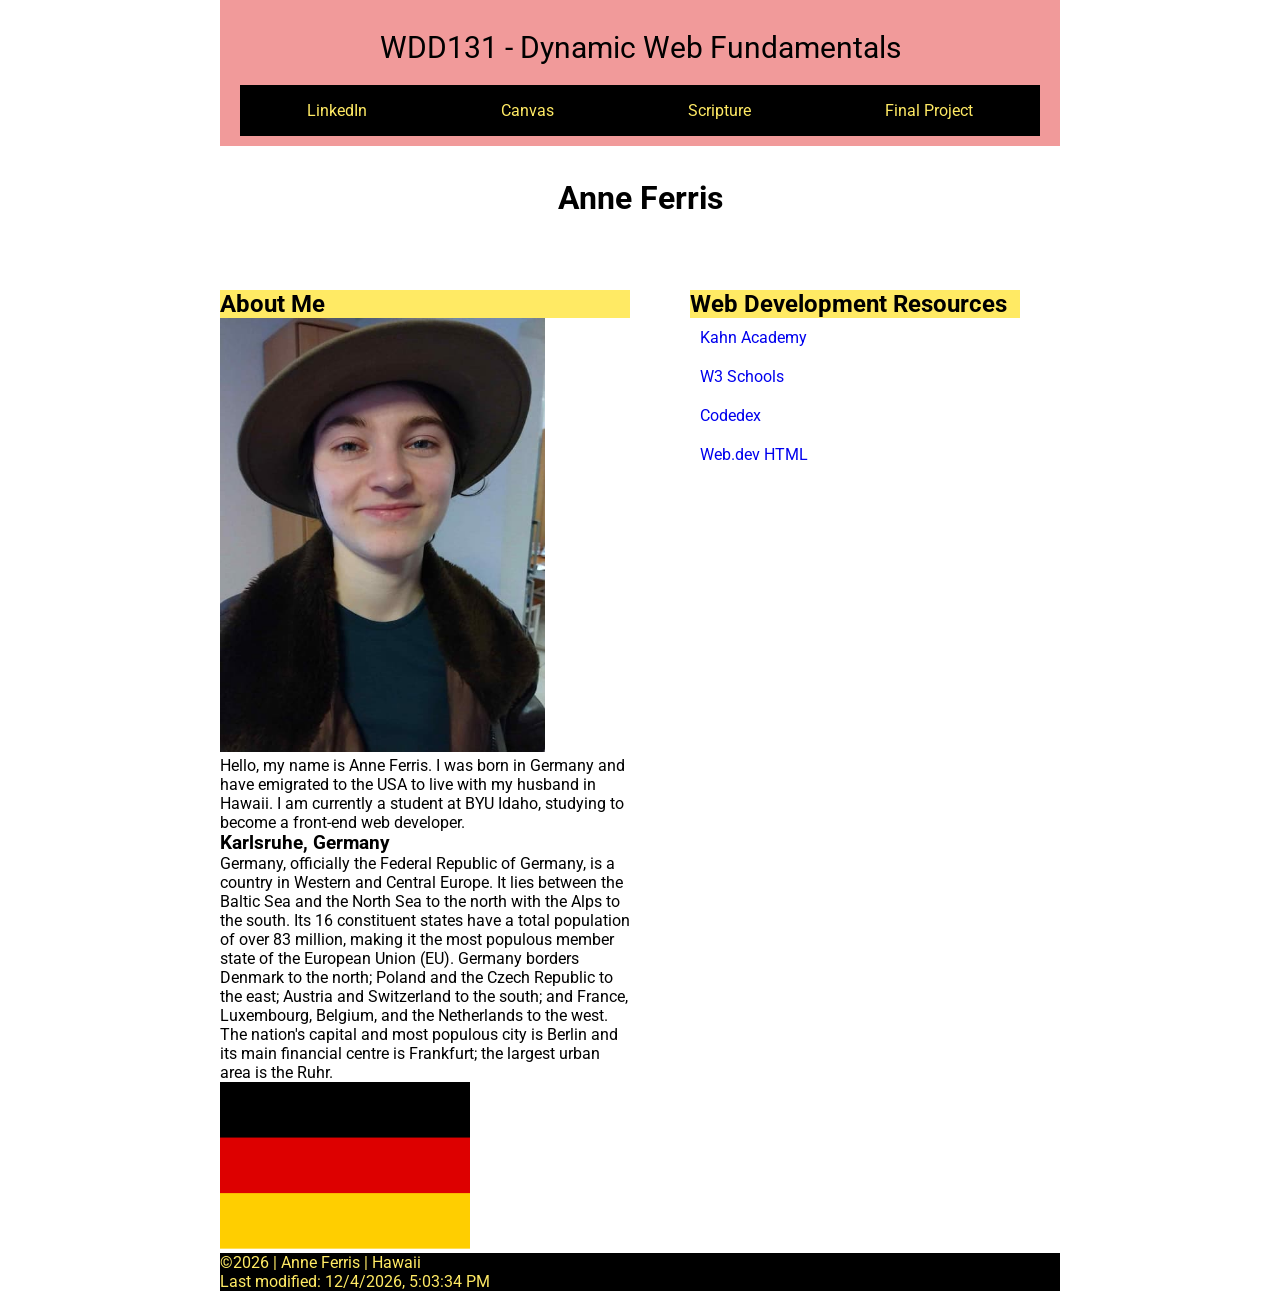
<file: index.html>
<!DOCTYPE html>
<html lang="en">
<head>
    <meta charset="UTF-8">
    <meta name="viewport" content="width=device-width, initial-scale=1.0">
    <title>WDD131 - Dynamic Web Fundamentals - Anne Ferris</title>
    <meta name="description" content="Course landing page for Anne Ferris to demonstrate the learned skills in WDD131 - Dynamic Web Fundamentals">
    <meta name="author" content="Anne Ferris">
    <link rel="stylesheet" href="styles/base.css">
    <script src="scripts/getdates.js" defer></script>
    <link rel="preconnect" href="https://fonts.googleapis.com">
<link rel="preconnect" href="https://fonts.gstatic.com" crossorigin>
<link href="https://fonts.googleapis.com/css2?family=Roboto&display=swap" rel="stylesheet">
<link rel="preconnect" href="https://fonts.googleapis.com">
<link rel="preconnect" href="https://fonts.gstatic.com" crossorigin>
<link href="https://fonts.googleapis.com/css2?family=Roboto:wght@600&display=swap" rel="stylesheet">
<link rel="preconnect" href="https://fonts.googleapis.com">
<link rel="preconnect" href="https://fonts.gstatic.com" crossorigin>
<link href="https://fonts.googleapis.com/css2?family=Roboto:wght@700&display=swap" rel="stylesheet">
</head>
<body>
    <header>
        <span id="course-title">WDD131 - Dynamic Web Fundamentals</span>
            <nav>
                <ul>
                    <li><a href="https://www.linkedin.com/">LinkedIn</a></li>
                    <li><a href="https://byupw.instructure.com/">Canvas</a></li>
                    <li><a href="https://www.churchofjesuschrist.org/study/scriptures/nt/eph/6?lang=eng">Scripture</a></li>
                    <li><a href="project/index.html">Final Project</a></li>
                </ul>
            </nav>
    </header>
    <main>
        <h1>Anne Ferris</h1>
        <div>
            <section class="card">
                <h2>About Me</h2>
                <img src="images/profile.jpg" alt="Picture of Anne Ferris">
                <p>Hello, my name is Anne Ferris. I was born in Germany and have emigrated to the USA to live with my husband in Hawaii. I am currently a student at BYU Idaho, studying to become a front-end web developer.</p>
                <h3>Karlsruhe, Germany</h3>
                <p>Germany, officially the Federal Republic of Germany, is a country in Western and Central Europe. It lies between the Baltic Sea and the North Sea to the north with the Alps to the south. Its 16 constituent states have a total population of over 83 million, making it the most populous member state of the European Union (EU). Germany borders Denmark to the north; Poland and the Czech Republic to the east; Austria and Switzerland to the south; and France, Luxembourg, Belgium, and the Netherlands to the west. The nation's capital and most populous city is Berlin and its main financial centre is Frankfurt; the largest urban area is the Ruhr.</p>
                <img src="images/germanyflag.png" alt="Flag of Germany">
            </section>
            <section class="card webdevresources">
                <h2>Web Development Resources</h2>
                <a href="https://www.khanacademy.org/">Kahn Academy</a>
                <a href="https://www.w3schools.com/">W3 Schools</a>
                <a href="https://www.codedex.io/html">Codedex</a>
                <a href="https://web.dev/learn/html">Web.dev HTML</a>
        </section>
        </div>
    </main>
    <footer>
        <p>©<span id="currentyear"></span> | Anne Ferris | Hawaii</p>
        <p id="lastModified"></p>
    </footer>
</body>
</html>
</file>
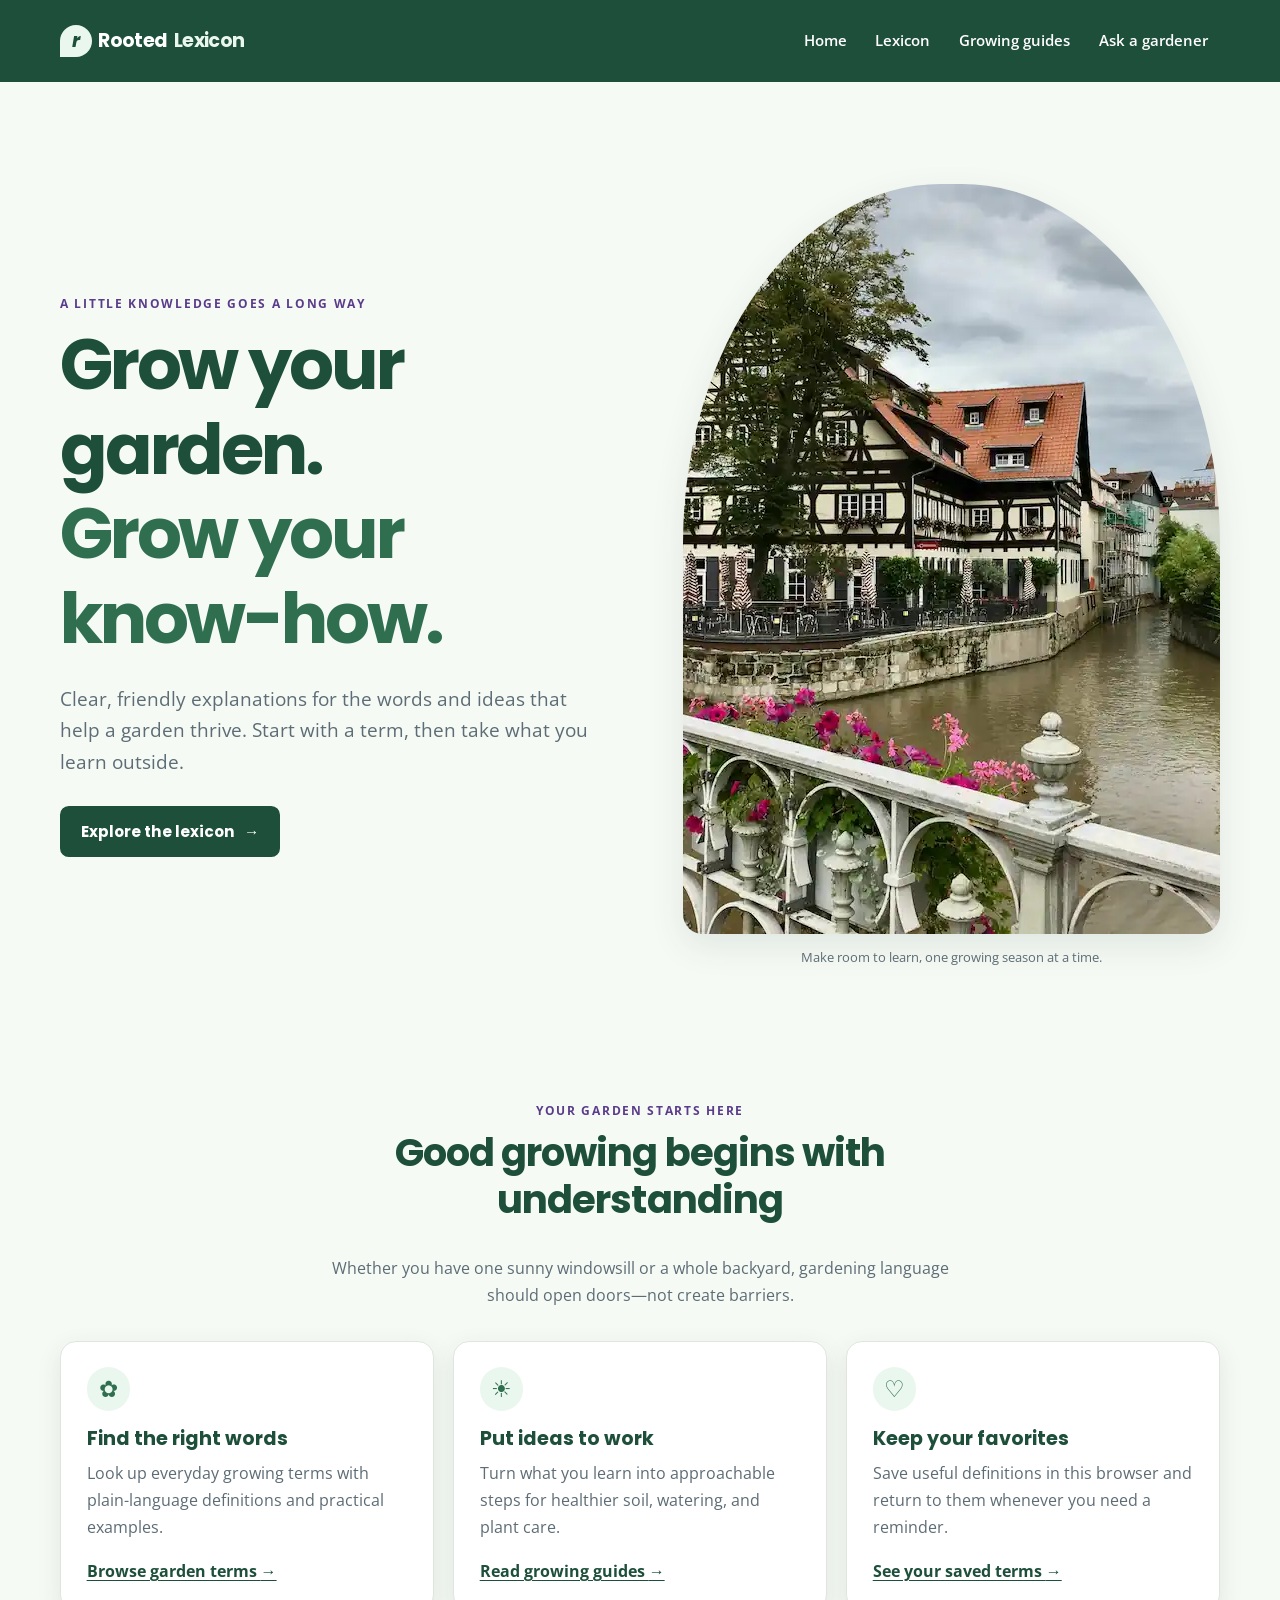
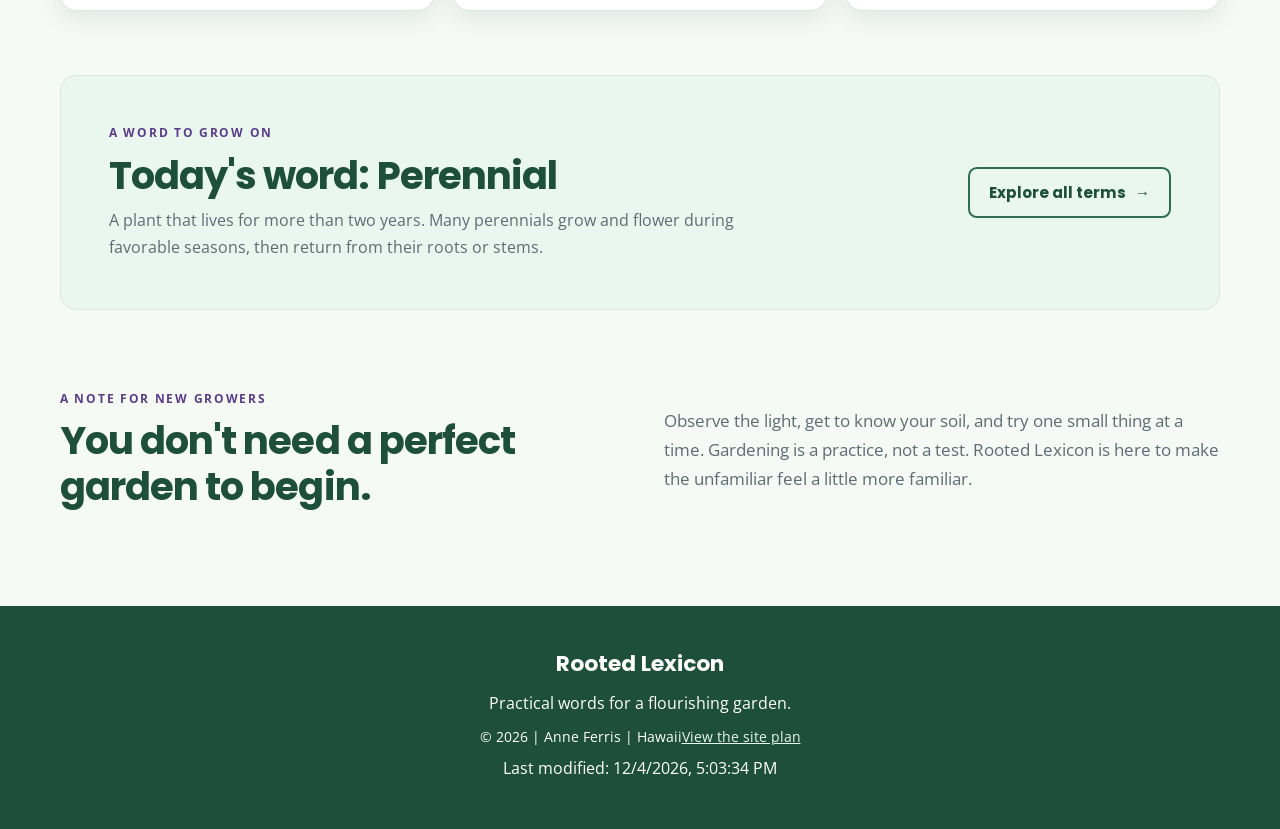
<file: project/index.html>
<!DOCTYPE html>
<html lang="en">
<head>
  <meta charset="UTF-8">
  <meta name="viewport" content="width=device-width, initial-scale=1.0">
  <meta name="description" content="A friendly, practical gardening glossary for understanding plant care, soil, tools, and seasonal growing.">
  <meta name="author" content="Anne Ferris">
  <title>Rooted Lexicon | Grow your gardening know-how</title>
  <link rel="preconnect" href="https://fonts.googleapis.com">
  <link rel="preconnect" href="https://fonts.gstatic.com" crossorigin>
  <link href="https://fonts.googleapis.com/css2?family=Open+Sans:wght@400;600;700&family=Poppins:wght@600;700;800&display=swap" rel="stylesheet">
  <link rel="stylesheet" href="styles/site.css">
  <script src="scripts/site.js" defer></script>
</head>
<body>
  <a class="skip-link" href="#main-content">Skip to main content</a>
  <header class="site-header">
    <div class="header-inner">
      <a class="brand" href="index.html"><span class="brand-mark">r</span> Rooted <span>Lexicon</span></a>
      <nav>
        <ul class="nav-list">
          <li><a href="index.html">Home</a></li>
          <li><a href="lexicon.html">Lexicon</a></li>
          <li><a href="guides.html">Growing guides</a></li>
          <li><a href="ask.html">Ask a gardener</a></li>
        </ul>
      </nav>
    </div>
  </header>
  <main id="main-content">
    <section class="hero">
      <div class="hero-copy">
        <p class="eyebrow">A little knowledge goes a long way</p>
        <h1>Grow your garden.<br><span>Grow your know-how.</span></h1>
        <p class="hero-intro">Clear, friendly explanations for the words and ideas that help a garden thrive. Start with a term, then take what you learn outside.</p>
        <a class="button button-light" href="lexicon.html">Explore the lexicon <span>→</span></a>
      </div>
      <figure class="hero-image">
        <img src="images/esslingen.webp" alt="Flowering plants and leafy trees along a peaceful riverside garden" width="1000" height="750" fetchpriority="high">
        <figcaption>Make room to learn, one growing season at a time.</figcaption>
      </figure>
    </section>

    <section class="section-block">
      <div class="section-heading">
        <p class="eyebrow">Your garden starts here</p>
        <h2>Good growing begins with understanding</h2>
        <p>Whether you have one sunny windowsill or a whole backyard, gardening language should open doors—not create barriers.</p>
      </div>
      <div class="feature-grid">
        <article class="feature-card">
          <span class="feature-icon">✿</span>
          <h3>Find the right words</h3>
          <p>Look up everyday growing terms with plain-language definitions and practical examples.</p>
          <a class="text-link" href="lexicon.html">Browse garden terms <span>→</span></a>
        </article>
        <article class="feature-card">
          <span class="feature-icon">☀</span>
          <h3>Put ideas to work</h3>
          <p>Turn what you learn into approachable steps for healthier soil, watering, and plant care.</p>
          <a class="text-link" href="guides.html">Read growing guides <span>→</span></a>
        </article>
        <article class="feature-card">
          <span class="feature-icon">♡</span>
          <h3>Keep your favorites</h3>
          <p>Save useful definitions in this browser and return to them whenever you need a reminder.</p>
          <a class="text-link" href="lexicon.html#saved-terms">See your saved terms <span>→</span></a>
        </article>
      </div>
    </section>

    <section class="daily-feature">
      <div>
        <p class="eyebrow">A word to grow on</p>
        <h2 id="daily-term">Today's garden term</h2>
        <p id="daily-definition" class="daily-definition">Loading a little garden inspiration…</p>
      </div>
      <a class="button button-outline" href="lexicon.html">Explore all terms <span>→</span></a>
    </section>
    <section class="section-block starter-note">
      <div>
        <p class="eyebrow">A note for new growers</p>
        <h2>You don't need a perfect garden to begin.</h2>
      </div>
      <p>Observe the light, get to know your soil, and try one small thing at a time. Gardening is a practice, not a test. Rooted Lexicon is here to make the unfamiliar feel a little more familiar.</p>
    </section>
  </main>
  <footer class="site-footer">
    <div class="footer-inner"><a class="footer-brand" href="index.html">Rooted Lexicon</a><p>Practical words for a flourishing garden.</p><p class="copyright">© <span data-year></span> | Anne Ferris | Hawaii<a href="siteplan.html">View the site plan</a></p><p class="last-modified">Last modified: <time data-last-modified></time></p></div>
  </footer>
</body>
</html>
</file>
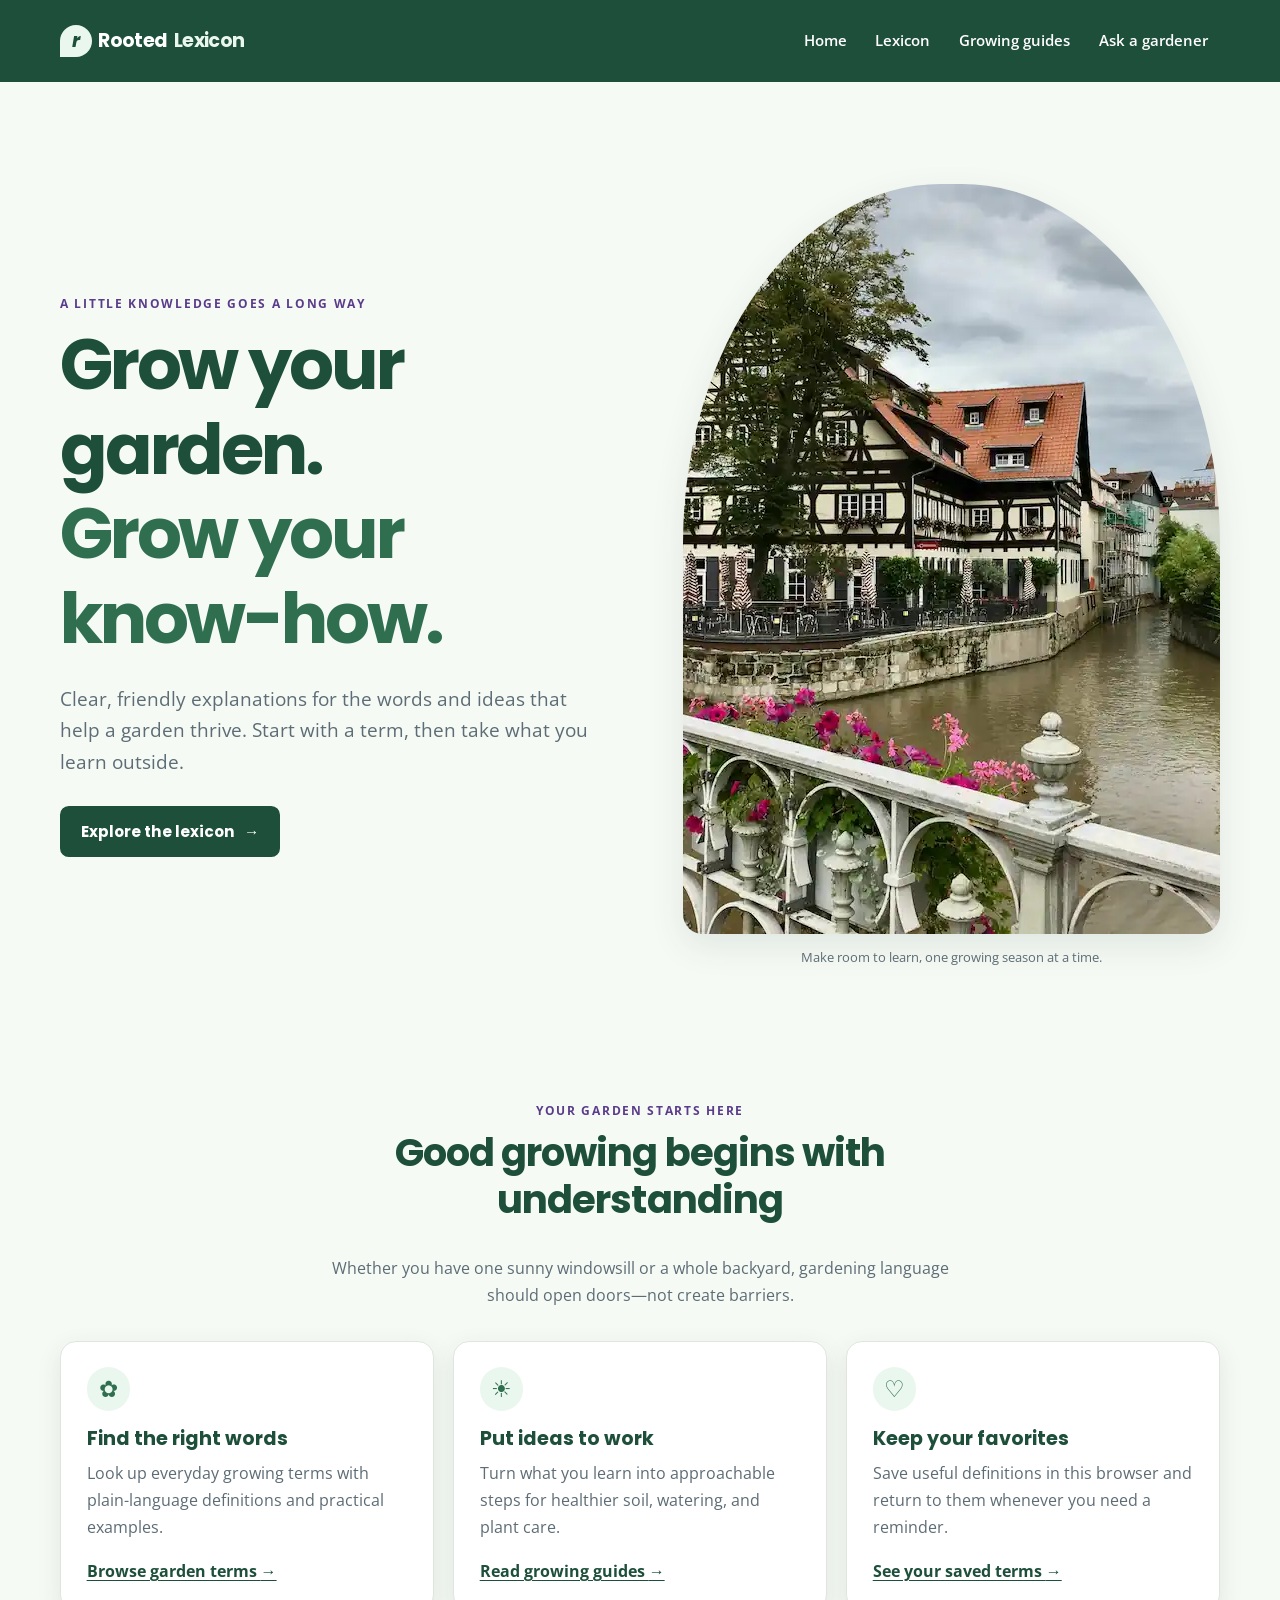
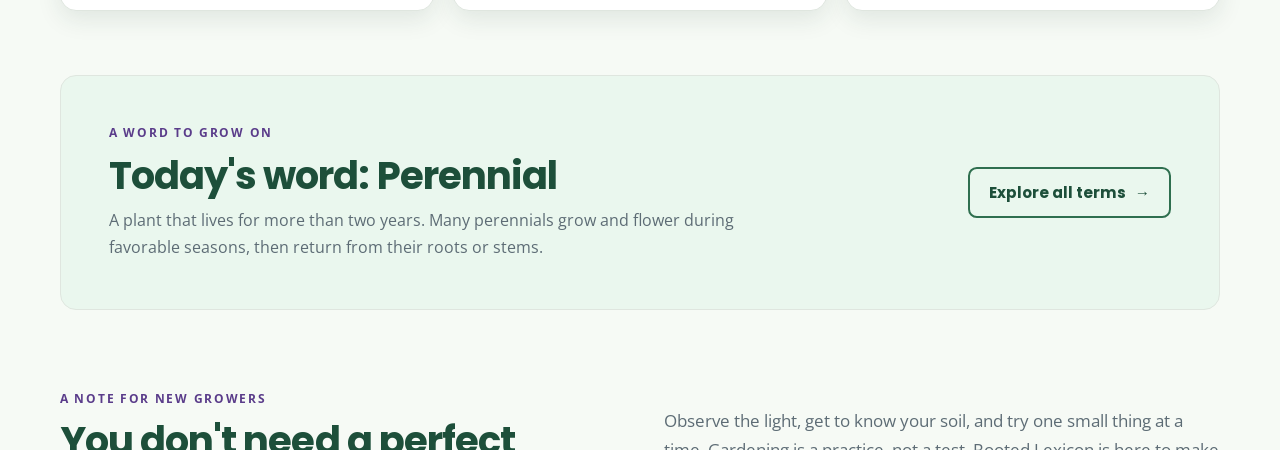
<file: finalproject.html>
<!DOCTYPE html>
<html lang="en">
<head>
  <meta charset="UTF-8">
  <meta name="viewport" content="width=device-width, initial-scale=1.0">
  <meta http-equiv="refresh" content="0; url=project/index.html">
  <title>Rooted Lexicon | Final Project</title>
</head>
<body>
  <p>Opening Rooted Lexicon. If you are not redirected, <a href="project/index.html">visit the gardening lexicon</a>.</p>
</body>
</html>
</file>
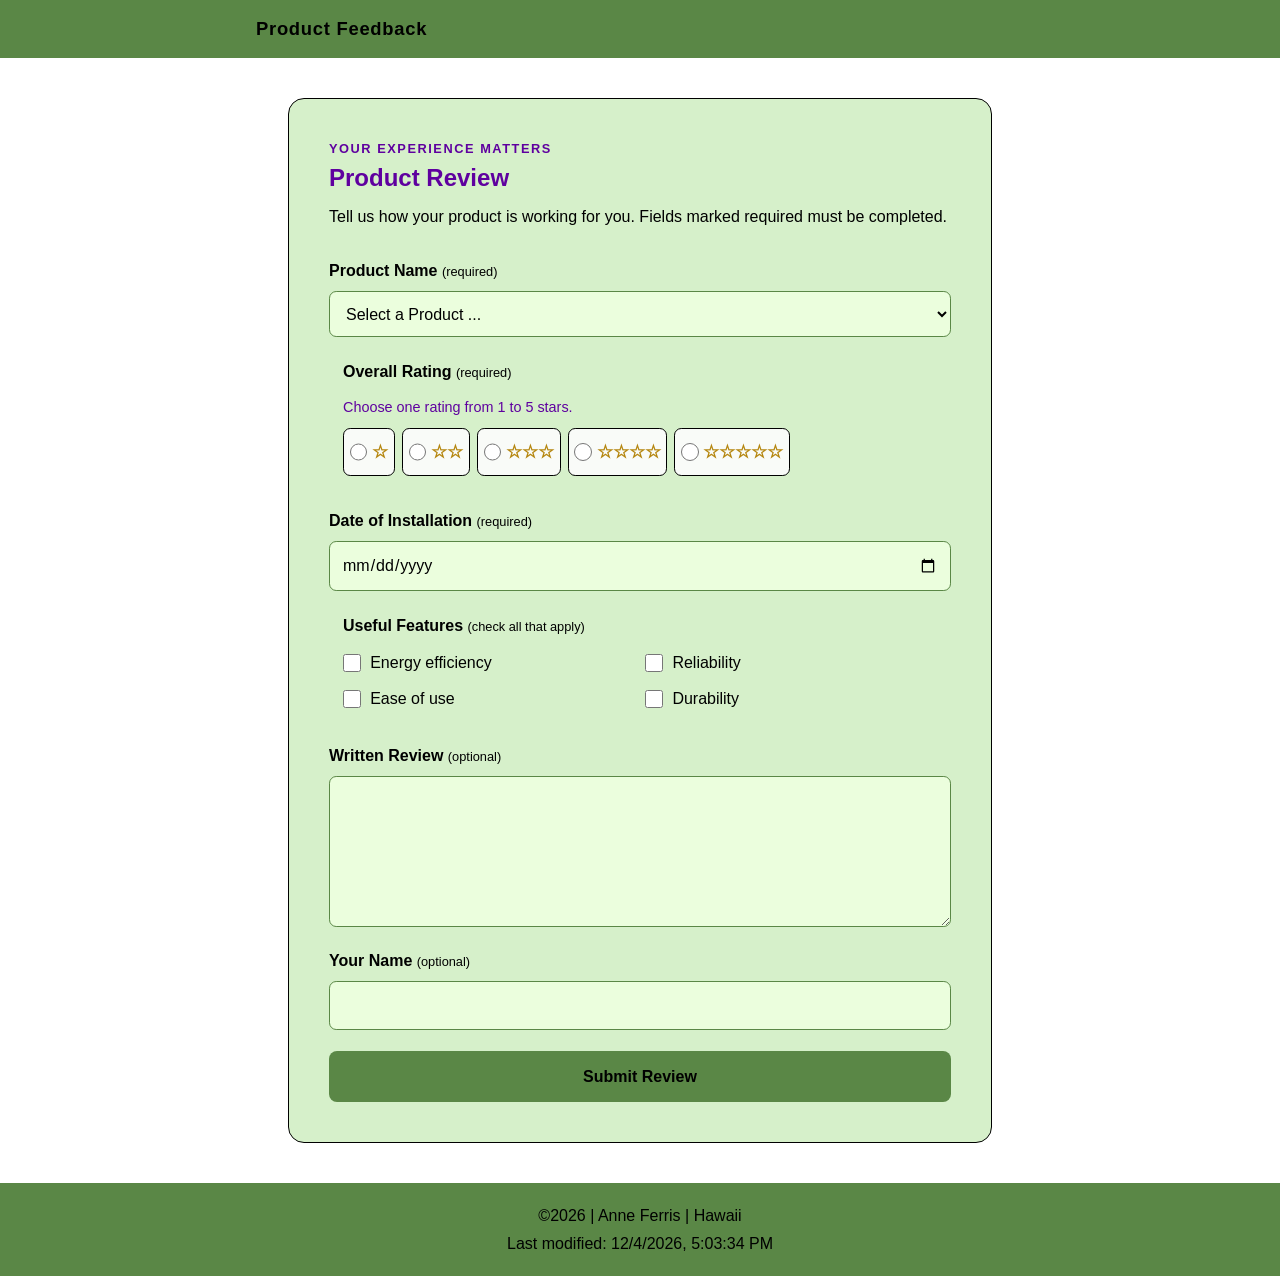
<file: form.html>
<!DOCTYPE html>
<html lang="en">
<head>
    <meta charset="UTF-8">
    <meta name="viewport" content="width=device-width, initial-scale=1.0">
    <title>Product Review Form | WDD 131</title>
    <meta name="description" content="Share your experience with a product by submitting a product review.">
    <meta name="author" content="Anne Ferris">
    <link rel="stylesheet" href="styles/form.css">
    <script src="scripts/products.js" defer></script>
    <script src="scripts/form.js" defer></script>
</head>
<body>
    <header class="site-header">
        <p class="site-name">Product Feedback</p>
    </header>
    <main>
        <section class="form-card" aria-labelledby="page-title">
            <p class="eyebrow">Your experience matters</p>
            <h1 id="page-title">Product Review</h1>
            <p class="intro">Tell us how your product is working for you. Fields marked required must be completed.</p>

            <form method="get" action="review.html">
                <div class="form-field">
                    <label for="product">Product Name <span class="required-note">(required)</span></label>
                    <select id="product" name="product" required>
                        <option value="" disabled selected>Select a Product ...</option>
                    </select>
                </div>

                <fieldset class="rating-field">
                    <legend>Overall Rating <span class="required-note">(required)</span></legend>
                    <p class="field-hint" id="rating-hint">Choose one rating from 1 to 5 stars.</p>
                    <div class="rating-options" aria-describedby="rating-hint">
                        <label class="rating-option" for="rating-1">
                            <input id="rating-1" name="rating" type="radio" value="1" required>
                            <span aria-hidden="true">&star;</span><span class="visually-hidden">1 star</span>
                        </label>
                        <label class="rating-option" for="rating-2">
                            <input id="rating-2" name="rating" type="radio" value="2" required>
                            <span aria-hidden="true">&star;&star;</span><span class="visually-hidden">2 stars</span>
                        </label>
                        <label class="rating-option" for="rating-3">
                            <input id="rating-3" name="rating" type="radio" value="3" required>
                            <span aria-hidden="true">&star;&star;&star;</span><span class="visually-hidden">3 stars</span>
                        </label>
                        <label class="rating-option" for="rating-4">
                            <input id="rating-4" name="rating" type="radio" value="4" required>
                            <span aria-hidden="true">&star;&star;&star;&star;</span><span class="visually-hidden">4 stars</span>
                        </label>
                        <label class="rating-option" for="rating-5">
                            <input id="rating-5" name="rating" type="radio" value="5" required>
                            <span aria-hidden="true">&star;&star;&star;&star;&star;</span><span class="visually-hidden">5 stars</span>
                        </label>
                    </div>
                </fieldset>

                <div class="form-field">
                    <label for="installation-date">Date of Installation <span class="required-note">(required)</span></label>
                    <input id="installation-date" name="installation-date" type="date" required>
                </div>

                <fieldset class="features-field">
                    <legend>Useful Features <span class="optional-note">(check all that apply)</span></legend>
                    <div class="checkbox-options">
                        <label for="feature-efficiency">
                            <input id="feature-efficiency" name="features" type="checkbox" value="Energy efficiency">
                            Energy efficiency
                        </label>
                        <label for="feature-reliability">
                            <input id="feature-reliability" name="features" type="checkbox" value="Reliability">
                            Reliability
                        </label>
                        <label for="feature-ease">
                            <input id="feature-ease" name="features" type="checkbox" value="Ease of use">
                            Ease of use
                        </label>
                        <label for="feature-durability">
                            <input id="feature-durability" name="features" type="checkbox" value="Durability">
                            Durability
                        </label>
                    </div>
                </fieldset>

                <div class="form-field">
                    <label for="written-review">Written Review <span class="optional-note">(optional)</span></label>
                    <textarea id="written-review" name="written-review" rows="5"></textarea>
                </div>

                <div class="form-field">
                    <label for="user-name">Your Name <span class="optional-note">(optional)</span></label>
                    <input id="user-name" name="user-name" type="text" autocomplete="name">
                </div>

                <input class="submit-button" type="submit" value="Submit Review">
            </form>
        </section>
    </main>
    <footer>
        <p>©<span id="currentyear"></span> | Anne Ferris | Hawaii</p>
        <p id="lastModified"></p>
    </footer>
</body>
</html>
</file>
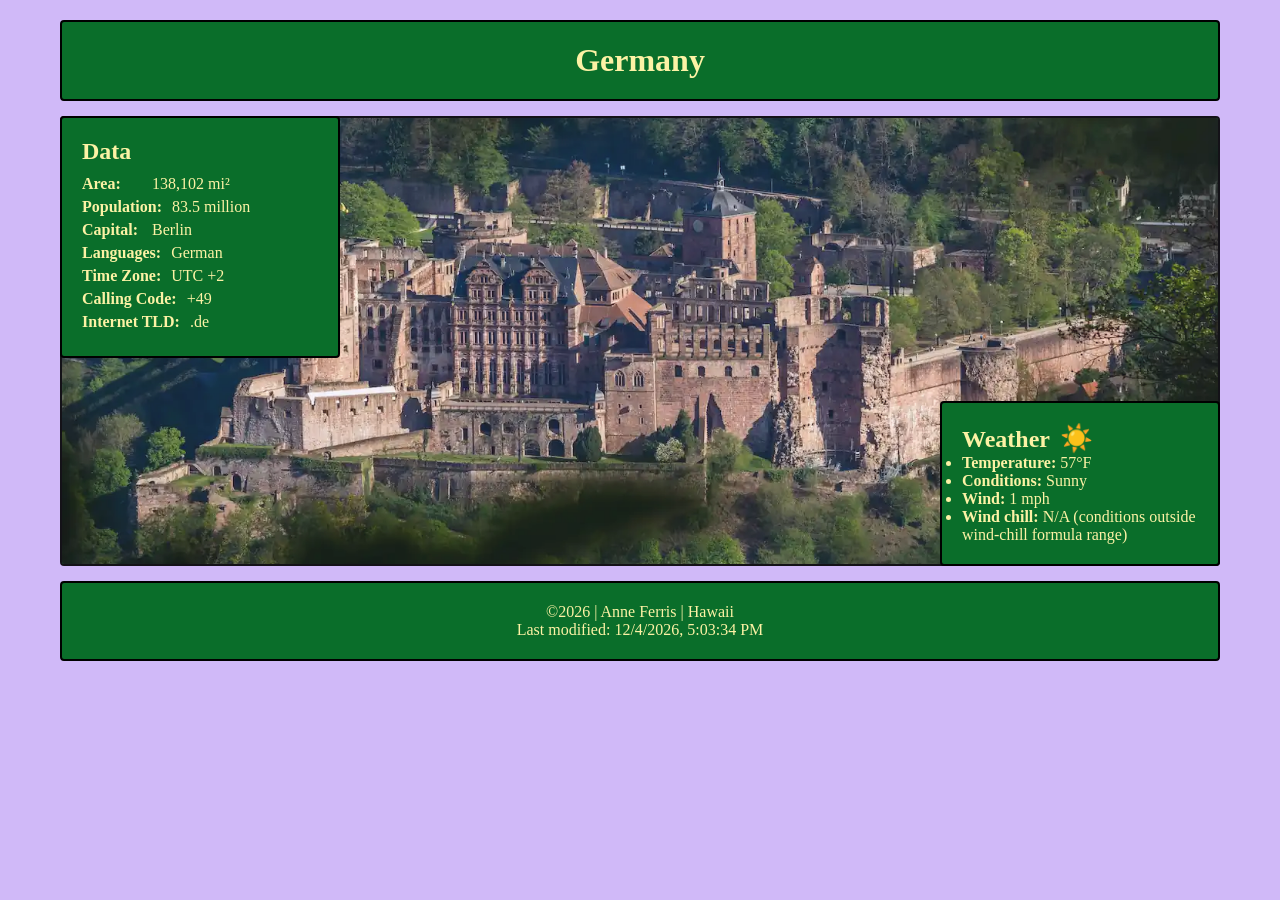
<file: place.html>
<!DOCTYPE html>
<html lang="en">
<head>
    <meta charset="UTF-8">
    <meta name="viewport" content="width=device-width, initial-scale=1.0">
    <title>Germany - Anne Ferris</title>
    <meta name="author" content="Anne Ferris">
    <meta name="description" content="A homepage designed with the skills from our web development course to display our attained knowledge.">
    <link rel="stylesheet" href="styles/place.css">
    <script src="scripts/place.js" defer></script>
    <link rel="preconnect" href="https://fonts.gstatic.com" crossorigin>
<link href="https://fonts.googleapis.com/css2?family=Roboto&display=swap" rel="stylesheet">
<link rel="preconnect" href="https://fonts.googleapis.com">
<link rel="preconnect" href="https://fonts.gstatic.com" crossorigin>
<link href="https://fonts.googleapis.com/css2?family=Roboto:wght@600&display=swap" rel="stylesheet">
<link rel="preconnect" href="https://fonts.googleapis.com">
<link rel="preconnect" href="https://fonts.gstatic.com" crossorigin>
<link href="https://fonts.googleapis.com/css2?family=Roboto:wght@900&display=swap" rel="stylesheet">
</head>
<body>
    <header class="box">
        <h1>Germany</h1>
    </header>
    <main class="layout-container">
        <div class="box image">
            <picture>
                <source media="(max-width: 760px)" srcset="images/esslingen.webp">
                <img src="images/heidelberg.webp" alt="Scenic view of Germany">
            </picture>
        </div>
        <section class="box data">
            <h2>Data</h2>
            <ul class="list">
                <li><span class="label">Area:</span> <span class="value">138,102 mi²</span></li>
                <li><span class="label">Population:</span> <span class="value">83.5 million</span></li>
                <li><span class="label">Capital:</span> <span class="value">Berlin</span></li>
                <li><span class="label">Languages:</span> <span class="value">German</span></li>
                <li><span class="label">Time Zone:</span> <span class="value">UTC +2</span></li>
                <li><span class="label">Calling Code:</span> <span class="value">+49</span></li>
                <li><span class="label">Internet TLD:</span> <span class="value">.de</span></li>
            </ul>
        </section>
        <section class="box weather">
            <h2>Weather</h2>
            <div class="weather-icon"><img src="images/weather.svg" alt="Weather Icon"></div>
            <ul class="kv-list">
                <li><span class="label">Temperature:</span> <span class="value" id="temperature-value">57°F</span></li>
                <li><span class="label">Conditions:</span> <span class="value">Sunny</span></li>
                <li><span class="label">Wind:</span> <span class="value" id="wind-value">1 mph</span></li>
                <li><span class="label">Wind chill:</span> <span class="value" id="wind-chill">Calculating…</span></li>
            </ul>
        </section>
    </main>
    <footer>
        <p>©<span id="currentyear"></span> | Anne Ferris | Hawaii</p>
        <p id="lastModified"></p>
    </footer>
</body>
</html>
</file>
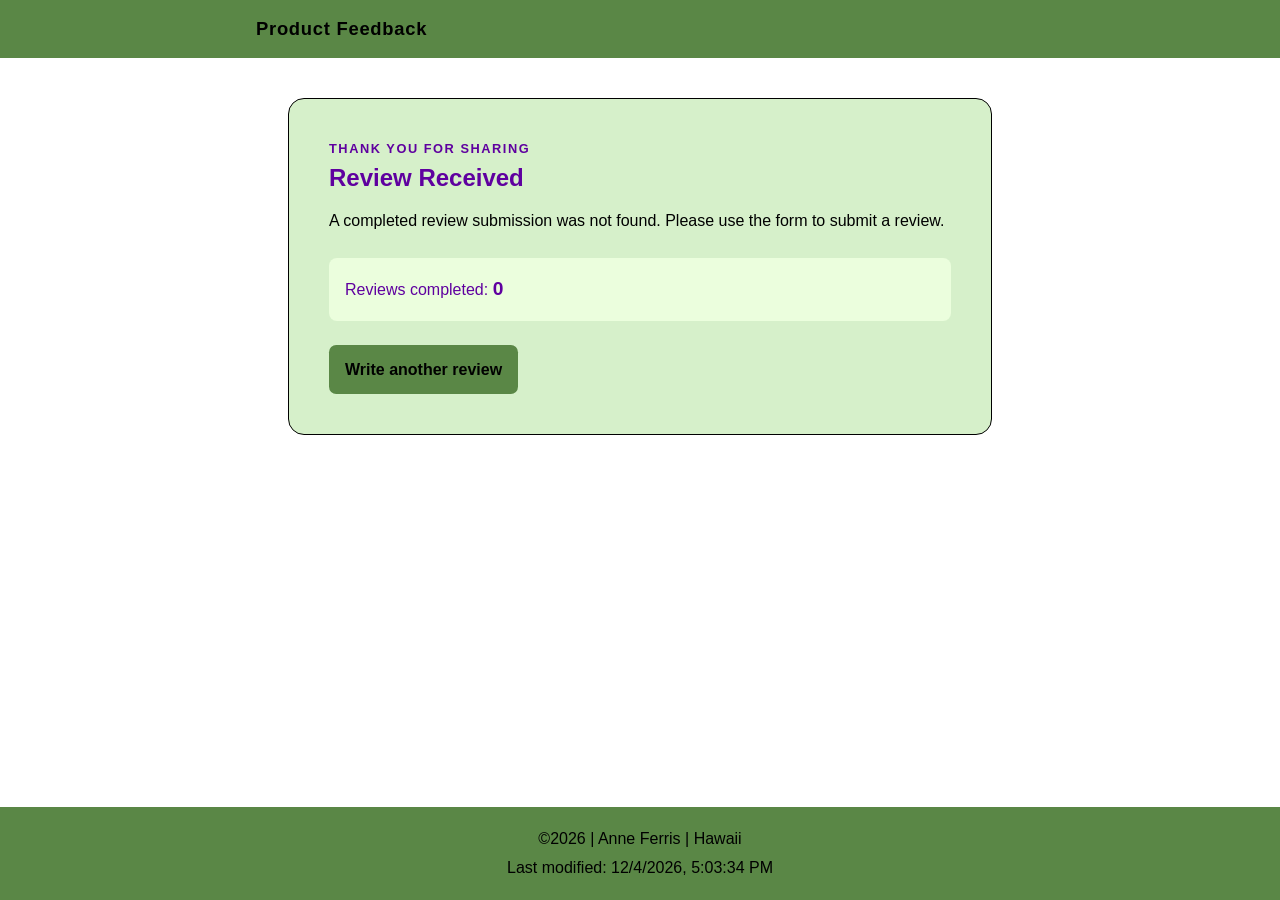
<file: review.html>
<!DOCTYPE html>
<html lang="en">
<head>
    <meta charset="UTF-8">
    <meta name="viewport" content="width=device-width, initial-scale=1.0">
    <title>Review Received | WDD 131</title>
    <meta name="description" content="Confirmation that your product review was submitted.">
    <meta name="author" content="Anne Ferris">
    <link rel="stylesheet" href="styles/form.css">
    <script src="scripts/products.js" defer></script>
    <script src="scripts/form.js" defer></script>
</head>
<body>
    <header class="site-header">
        <p class="site-name">Product Feedback</p>
    </header>
    <main>
        <section class="form-card confirmation-card">
            <p class="eyebrow">Thank you for sharing</p>
            <h1 id="page-title">Review Received</h1>
            <p id="confirmation-message">Your review has been recorded.</p>
            <p class="review-count">Reviews completed: <strong id="review-count">0</strong></p>
            <a class="back-link" href="form.html">Write another review</a>
        </section>
    </main>
    <footer>
        <p>©<span id="currentyear"></span> | Anne Ferris | Hawaii</p>
        <p id="lastModified"></p>
    </footer>
</body>
</html>
</file>
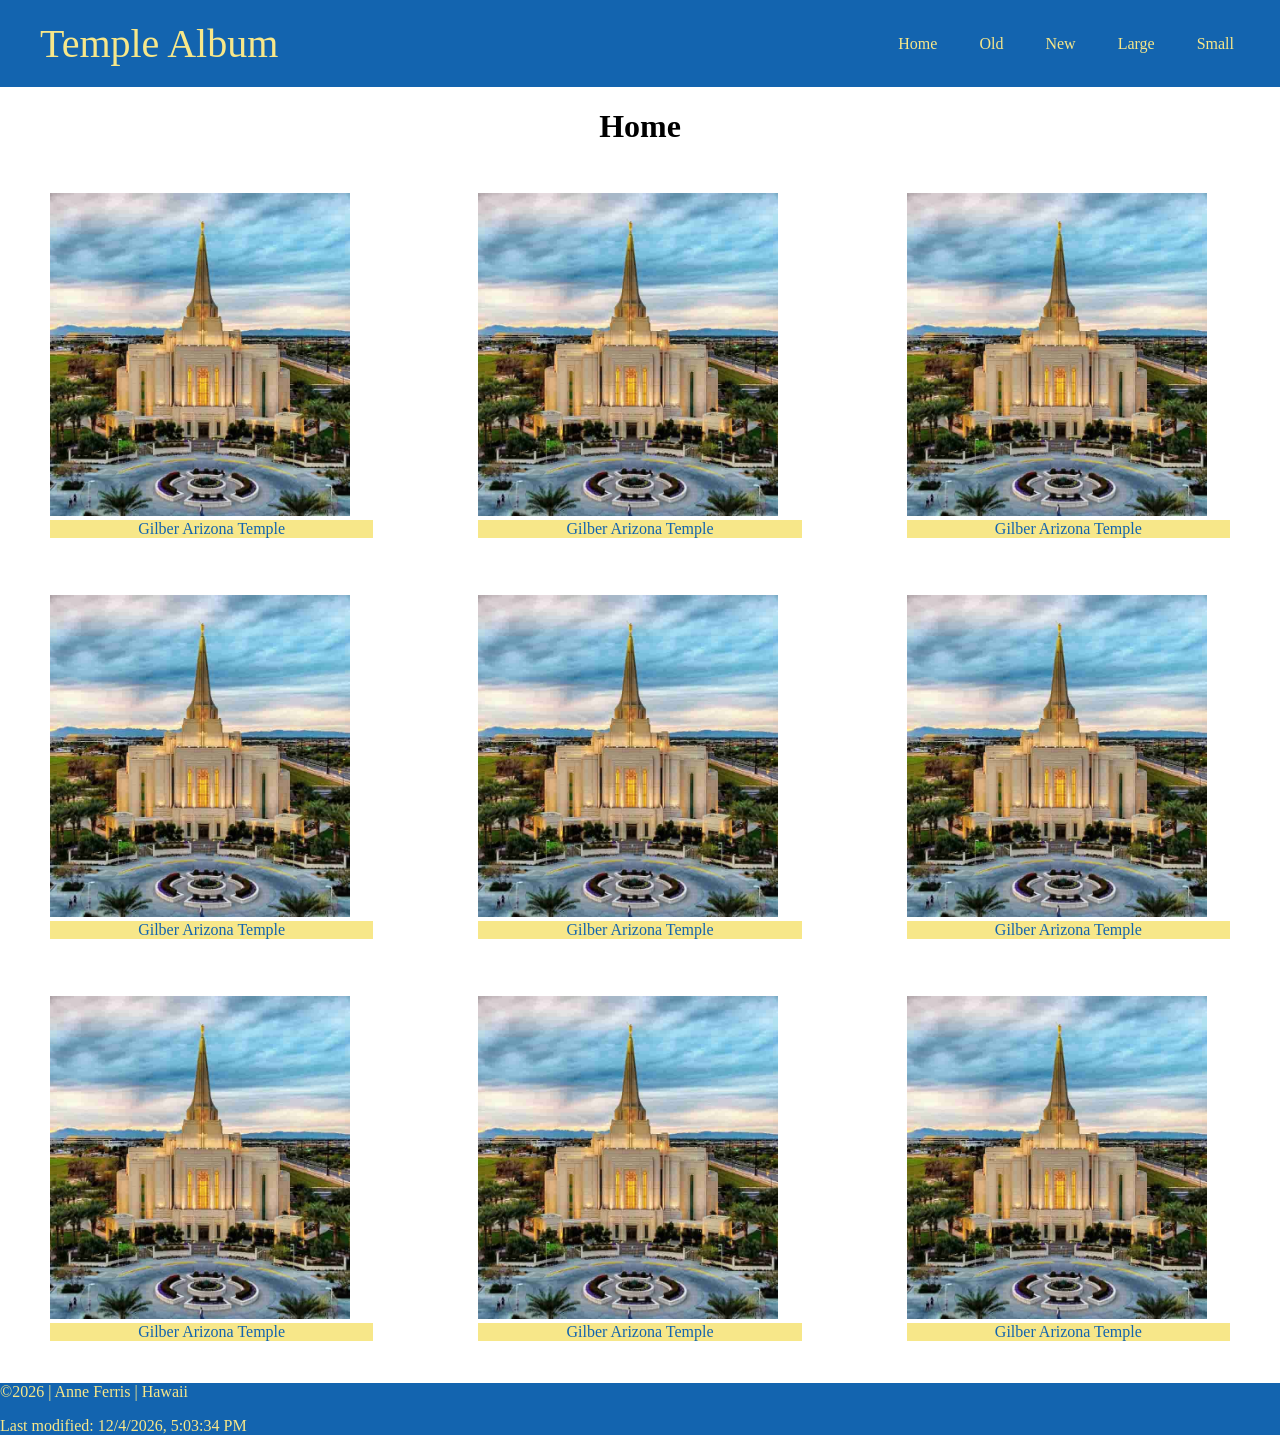
<file: temples.html>
<!DOCTYPE html>
<html lang="en">
<head>
    <meta charset="UTF-8">
    <meta name="viewport" content="width=device-width, initial-scale=1.0">
    <title>Temples - Anne Ferris</title>
    <meta name="description" content="Page assignment to showcase our knowledge learnt in our Week 2 learning activities">
    <meta name="author" content="Anne Ferris">
    <link rel="stylesheet" href="styles/temples.css">
    <link rel="stylesheet" href="styles/temples-large.css">
    <script src="scripts/temples.js" defer></script>
    <link rel="preconnect" href="https://fonts.googleapis.com">
<link rel="preconnect" href="https://fonts.gstatic.com" crossorigin>
<link href="https://fonts.googleapis.com/css2?family=Roboto&display=swap" rel="stylesheet">
<link rel="preconnect" href="https://fonts.googleapis.com">
<link rel="preconnect" href="https://fonts.gstatic.com" crossorigin>
<link href="https://fonts.googleapis.com/css2?family=Roboto:wght@600&display=swap" rel="stylesheet">
<link rel="preconnect" href="https://fonts.googleapis.com">
<link rel="preconnect" href="https://fonts.gstatic.com" crossorigin>
<link href="https://fonts.googleapis.com/css2?family=Roboto:wght@900&display=swap" rel="stylesheet">
</head>
<body>
    <header>
        <span>Temple Album</span>
        <nav>
            <ul class="nav-links">
                <li><a href="temples.html">Home</a></li>
                <li><a href="temples.html">Old</a></li>
                <li><a href="temples.html">New</a></li>
                <li><a href="temples.html">Large</a></li>
                <li><a href="temples.html">Small</a></li>
            </ul>
            <button class="hamburger" id="hamburger" type="button" aria-label="Toggle navigation" aria-expanded="false">
                <span class="bar"></span>
                <span class="bar"></span>
                <span class="bar"></span>
            </button>
        </nav>
    </header>
    <main>
        <h1>Home</h1>
        <div class="album">
            <figure>
                <img src="images/temple.jpg">
                <figcaption>Gilber Arizona Temple</figcaption>
            </figure>
            <figure>
                <img src="images/temple.jpg">
                <figcaption>Gilber Arizona Temple</figcaption>
            </figure>
            <figure>
                <img src="images/temple.jpg">
                <figcaption>Gilber Arizona Temple</figcaption>
            </figure>
            <figure>
                <img src="images/temple.jpg">
                <figcaption>Gilber Arizona Temple</figcaption>
            </figure>
            <figure>
                <img src="images/temple.jpg">
                <figcaption>Gilber Arizona Temple</figcaption>
            </figure>
            <figure>
                <img src="images/temple.jpg">
                <figcaption>Gilber Arizona Temple</figcaption>
            </figure>
            <figure>
                <img src="images/temple.jpg">
                <figcaption>Gilber Arizona Temple</figcaption>
            </figure>
            <figure>
                <img src="images/temple.jpg">
                <figcaption>Gilber Arizona Temple</figcaption>
            </figure>
            <figure>
                <img src="images/temple.jpg">
                <figcaption>Gilber Arizona Temple</figcaption>
            </figure>
        </div>
    </main>
    <footer>
        <p>©<span id="currentyear"></span> | Anne Ferris | Hawaii</p>
        <p id="lastModified"></p>
    </footer>
</body>
</html>
</file>
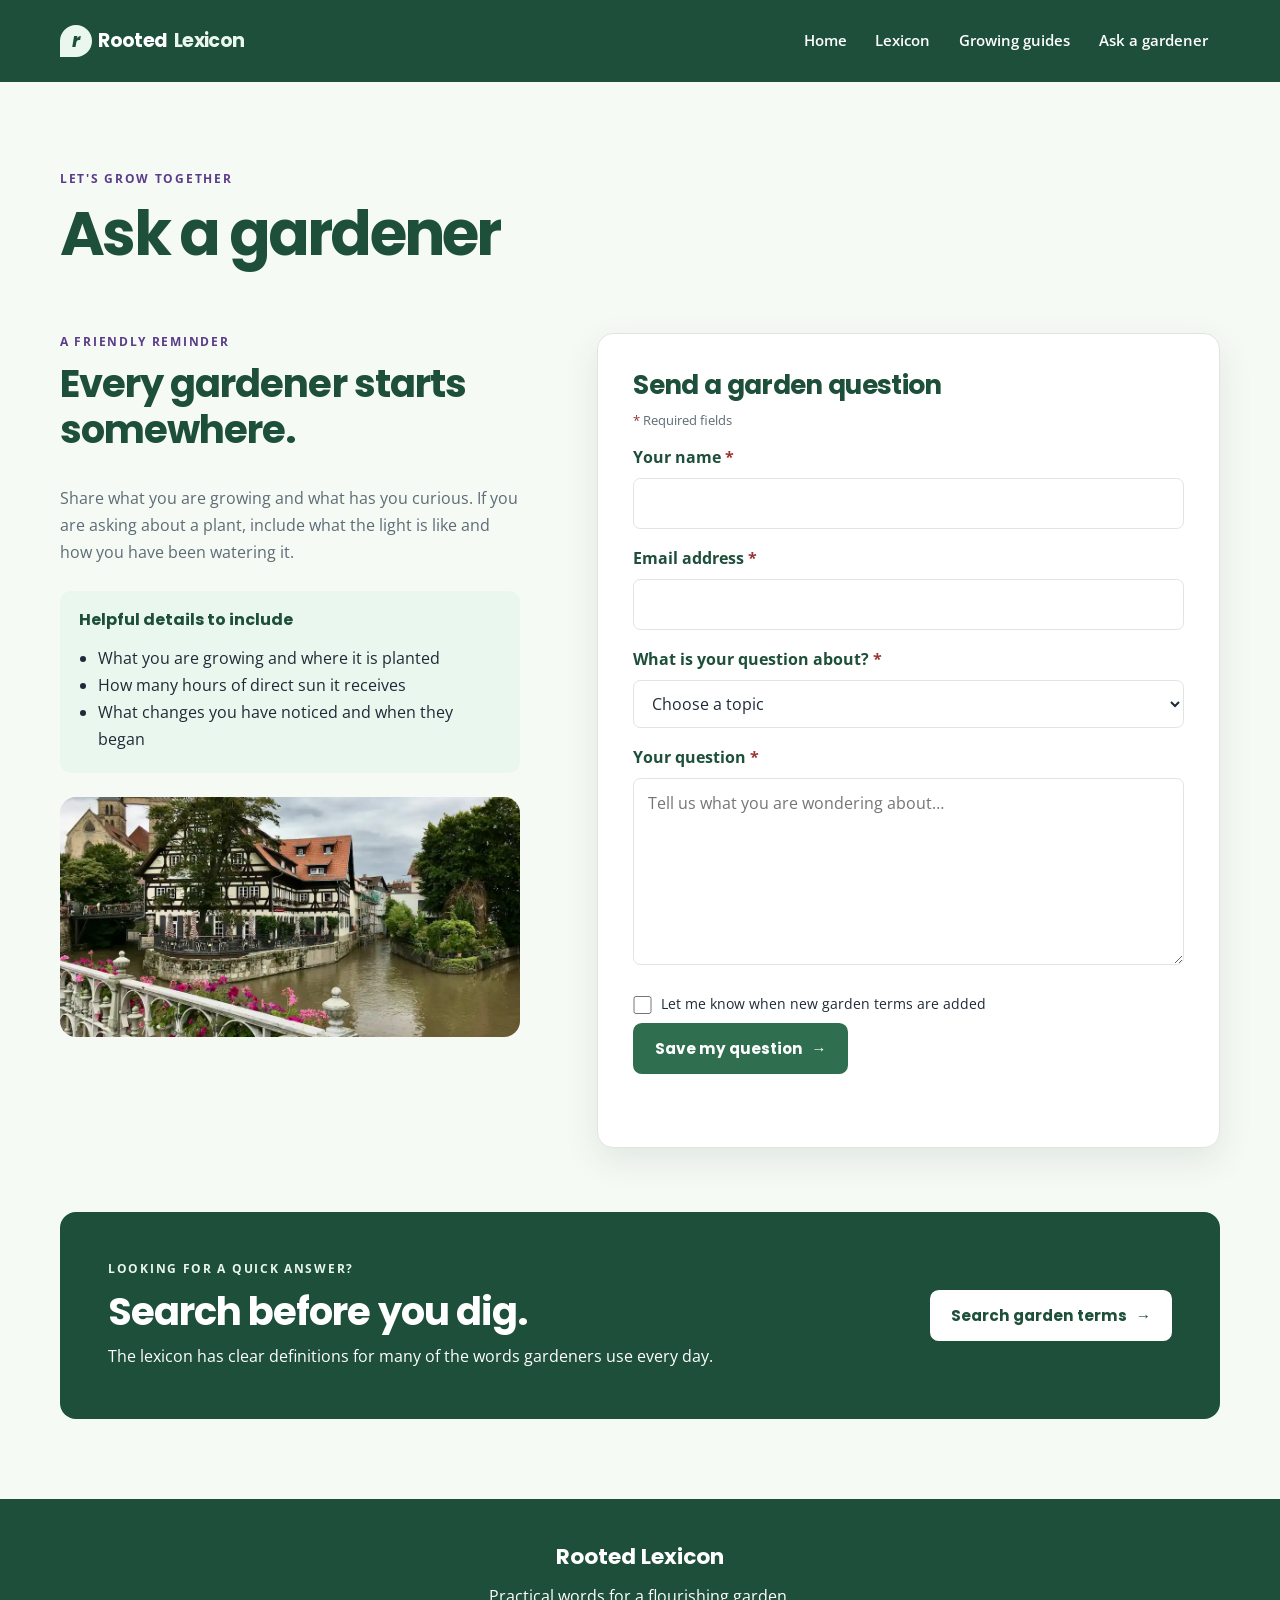
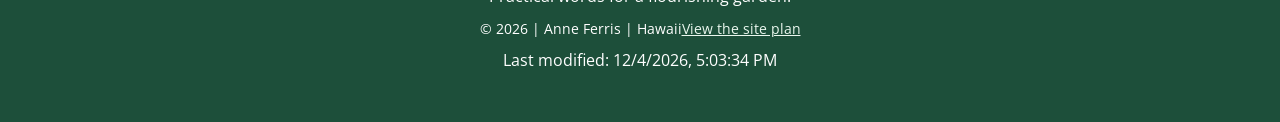
<file: project/ask.html>
<!DOCTYPE html>
<html lang="en">
<head>
  <meta charset="UTF-8">
  <meta name="viewport" content="width=device-width, initial-scale=1.0">
  <meta name="description" content="Send a gardening question or suggest a word for the Rooted Lexicon gardening glossary.">
  <meta name="author" content="Anne Ferris">
  <title>Ask a Gardener | Rooted Lexicon</title>
  <link rel="preconnect" href="https://fonts.googleapis.com">
  <link rel="preconnect" href="https://fonts.gstatic.com" crossorigin>
  <link href="https://fonts.googleapis.com/css2?family=Open+Sans:wght@400;600;700&family=Poppins:wght@600;700;800&display=swap" rel="stylesheet">
  <link rel="stylesheet" href="styles/site.css">
  <script src="scripts/site.js" defer></script>
</head>
<body>
  <a class="skip-link" href="#main-content">Skip to main content</a>
  <header class="site-header">
    <div class="header-inner">
      <a class="brand" href="index.html"><span class="brand-mark">r</span> Rooted <span>Lexicon</span></a>
      <nav><ul class="nav-list">
        <li><a href="index.html">Home</a></li><li><a href="lexicon.html">Lexicon</a></li><li><a href="guides.html">Growing guides</a></li><li><a href="ask.html">Ask a gardener</a></li>
      </ul></nav>
    </div>
  </header>
  <main id="main-content">
    <section class="page-intro">
      <p class="eyebrow">Let's grow together</p>
      <h1>Ask a gardener</h1>
    </section>
    <section class="contact-layout">
      <div class="contact-note">
        <p class="eyebrow">A friendly reminder</p>
        <h2>Every gardener starts somewhere.</h2>
        <p>Share what you are growing and what has you curious. If you are asking about a plant, include what the light is like and how you have been watering it.</p>
        <div class="tip-box"><h3>Helpful details to include</h3><ul><li>What you are growing and where it is planted</li><li>How many hours of direct sun it receives</li><li>What changes you have noticed and when they began</li></ul></div>
        <img class="contact-image" src="images/esslingen.webp" alt="Green trees and blooming flowers beside the water" width="1000" height="750" loading="lazy">
      </div>
      <form class="question-form" id="question-form">
        <h2>Send a garden question</h2>
        <p class="form-required"><span>*</span> Required fields</p>
        <label for="name">Your name <span>*</span></label>
        <input id="name" name="name" type="text">
        <label for="email">Email address <span class="optional-note">*</span></label>
        <input id="email" name="email" type="text">
        <label for="topic">What is your question about? <span>*</span></label>
        <select id="topic" name="topic" required>
          <option value="" selected disabled>Choose a topic</option>
          <option value="plants">Plant care</option>
          <option value="soil">Soil and compost</option>
          <option value="watering">Watering</option>
          <option value="vocabulary">A gardening word</option>
          <option value="other">Something else</option>
        </select>
        <label for="message">Your question <span>*</span></label>
        <textarea id="message" name="message" rows="6" required minlength="10" maxlength="1000" placeholder="Tell us what you are wondering about…"></textarea>
        <label class="checkbox-label" for="updates"><input id="updates" name="updates" type="checkbox"> Let me know when new garden terms are added</label>
        <button class="button" type="submit">Save my question <span>→</span></button>
        <p id="form-status" class="form-status" role="status"></p>
      </form>
    </section>
    <section class="callout">
      <div><p class="eyebrow">Looking for a quick answer?</p><h2>Search before you dig.</h2><p>The lexicon has clear definitions for many of the words gardeners use every day.</p></div>
      <a class="button" href="lexicon.html">Search garden terms <span>→</span></a>
    </section>
  </main>
  <footer class="site-footer"><div class="footer-inner"><a class="footer-brand" href="index.html">Rooted Lexicon</a><p>Practical words for a flourishing garden.</p><p class="copyright">© <span data-year></span>  | Anne Ferris | Hawaii<a href="siteplan.html">View the site plan</a></p><p class="last-modified">Last modified: <time data-last-modified></time></p></div></footer>
</body>
</html>
</file>
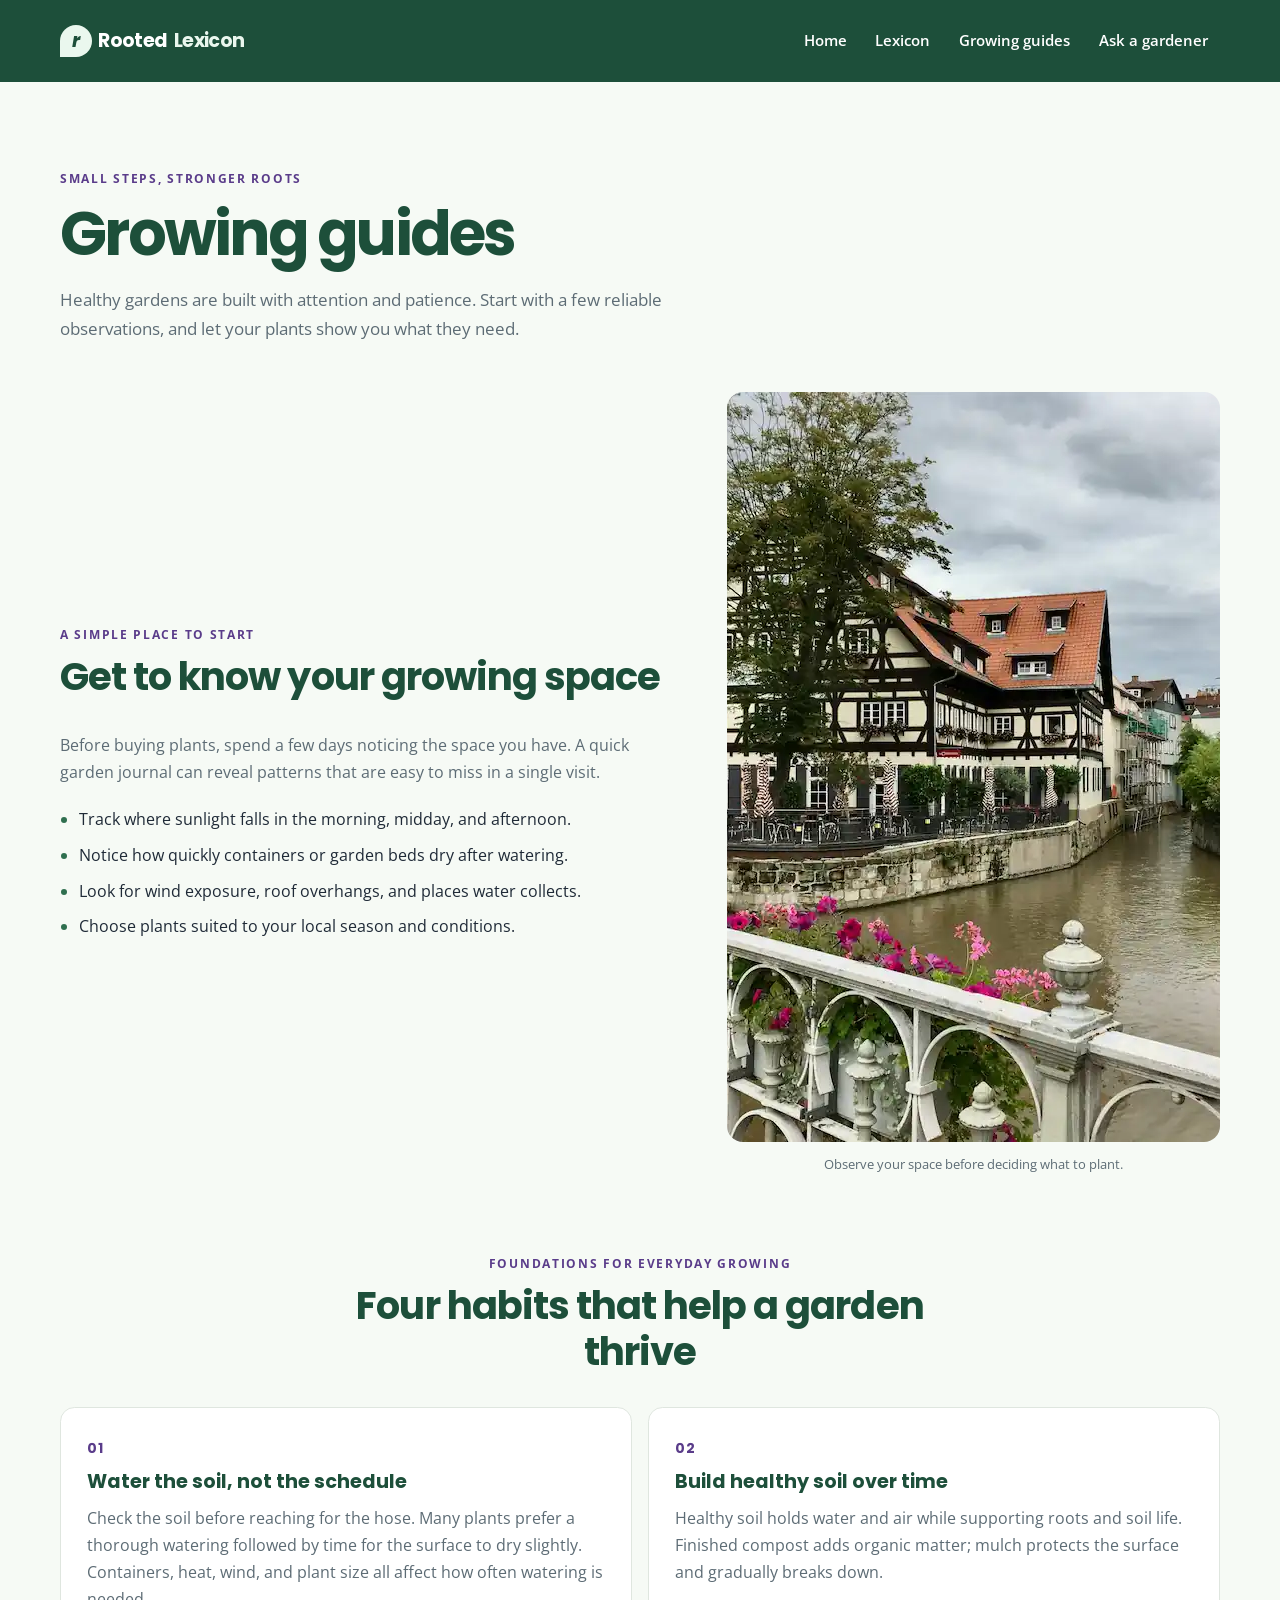
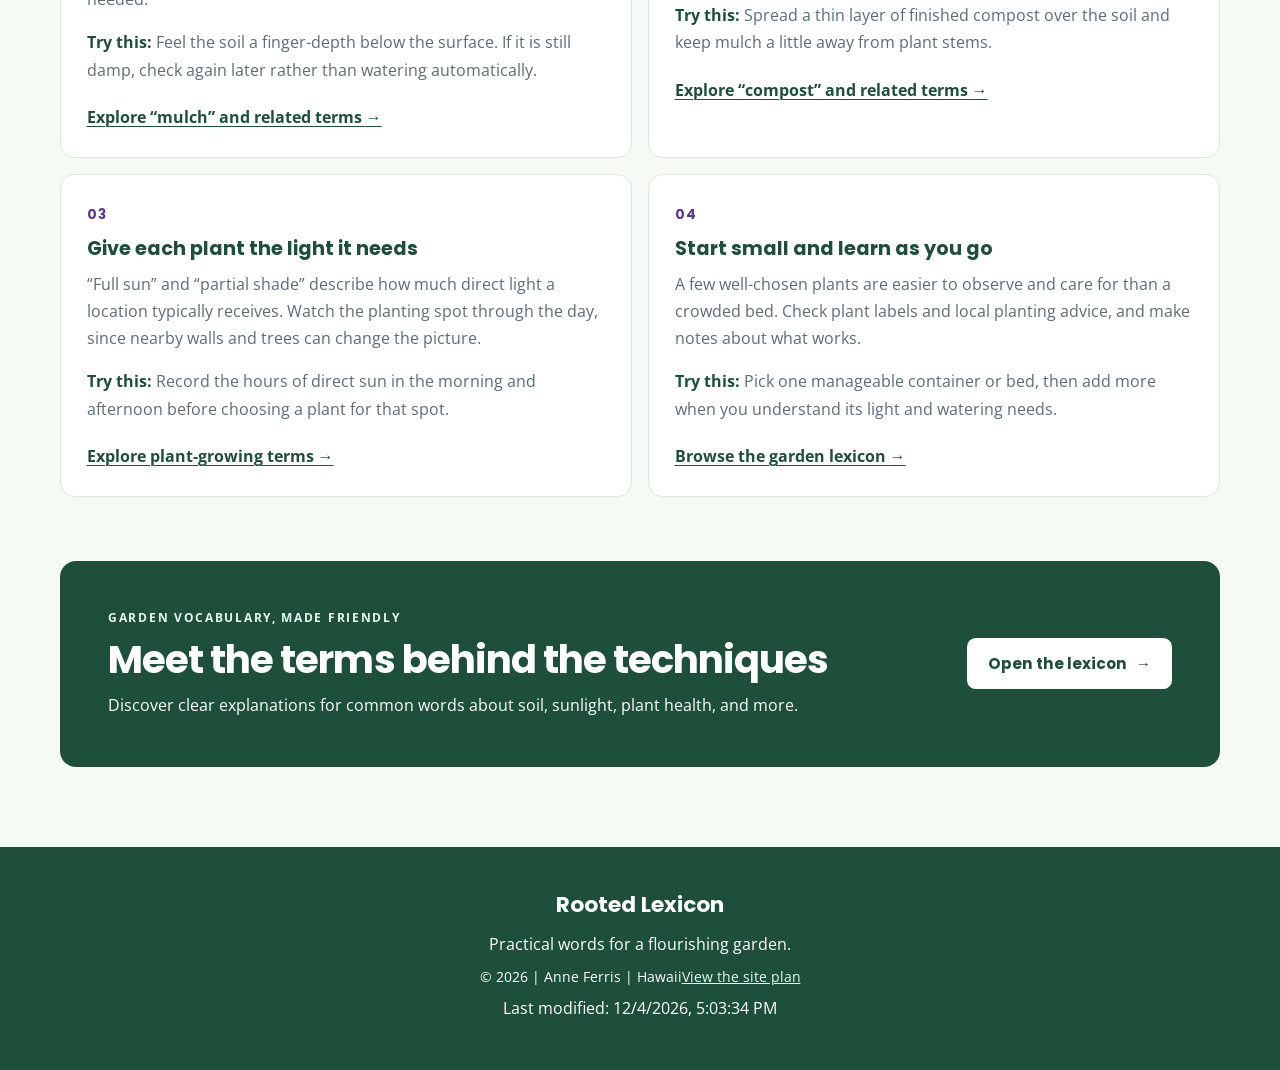
<file: project/guides.html>
<!DOCTYPE html>
<html lang="en">
<head>
  <meta charset="UTF-8">
  <meta name="viewport" content="width=device-width, initial-scale=1.0">
  <meta name="description" content="Beginner-friendly gardening guides for assessing sunlight, watering wisely, building healthy soil, and planning a small garden.">
  <meta name="author" content="Anne Ferris">
  <title>Growing Guides | Rooted Lexicon</title>
  <link rel="preconnect" href="https://fonts.googleapis.com">
  <link rel="preconnect" href="https://fonts.gstatic.com" crossorigin>
  <link href="https://fonts.googleapis.com/css2?family=Open+Sans:wght@400;600;700&family=Poppins:wght@600;700;800&display=swap" rel="stylesheet">
  <link rel="stylesheet" href="styles/site.css">
  <script src="scripts/site.js" defer></script>
</head>
<body>
  <a class="skip-link" href="#main-content">Skip to main content</a>
  <header class="site-header">
    <div class="header-inner">
      <a class="brand" href="index.html"><span class="brand-mark">r</span> Rooted <span>Lexicon</span></a>
      <nav><ul class="nav-list">
        <li><a href="index.html">Home</a></li><li><a href="lexicon.html">Lexicon</a></li><li><a href="guides.html">Growing guides</a></li><li><a href="ask.html">Ask a gardener</a></li>
      </ul></nav>
    </div>
  </header>
  <main id="main-content">
    <section class="page-intro">
      <p class="eyebrow">Small steps, stronger roots</p>
      <h1>Growing guides</h1>
      <p>Healthy gardens are built with attention and patience. Start with a few reliable observations, and let your plants show you what they need.</p>
    </section>
    <section class="guide-feature">
      <div class="guide-feature-copy"><p class="eyebrow">A simple place to start</p><h2>Get to know your growing space</h2><p>Before buying plants, spend a few days noticing the space you have. A quick garden journal can reveal patterns that are easy to miss in a single visit.</p>
        <ul class="check-list"><li>Track where sunlight falls in the morning, midday, and afternoon.</li><li>Notice how quickly containers or garden beds dry after watering.</li><li>Look for wind exposure, roof overhangs, and places water collects.</li><li>Choose plants suited to your local season and conditions.</li></ul>
      </div>
      <figure class="guide-photo"><img src="images/esslingen.webp" alt="A leafy riverside setting with established flowers and green spaces" loading="lazy" width="1000" height="750"><figcaption>Observe your space before deciding what to plant.</figcaption></figure>
    </section>
    <section class="section-block guide-grid-section">
      <div class="section-heading"><p class="eyebrow">Foundations for everyday growing</p><h2>Four habits that help a garden thrive</h2></div>
      <div class="guide-grid">
        <article class="guide-card"><span class="guide-number">01</span><h3>Water the soil, not the schedule</h3><p>Check the soil before reaching for the hose. Many plants prefer a thorough watering followed by time for the surface to dry slightly. Containers, heat, wind, and plant size all affect how often watering is needed.</p><p><strong>Try this:</strong> Feel the soil a finger-depth below the surface. If it is still damp, check again later rather than watering automatically.</p><a href="lexicon.html?term=mulch">Explore “mulch” and related terms <span>→</span></a></article>
        <article class="guide-card"><span class="guide-number">02</span><h3>Build healthy soil over time</h3><p>Healthy soil holds water and air while supporting roots and soil life. Finished compost adds organic matter; mulch protects the surface and gradually breaks down.</p><p><strong>Try this:</strong> Spread a thin layer of finished compost over the soil and keep mulch a little away from plant stems.</p><a href="lexicon.html?term=compost">Explore “compost” and related terms <span>→</span></a></article>
        <article class="guide-card"><span class="guide-number">03</span><h3>Give each plant the light it needs</h3><p>“Full sun” and “partial shade” describe how much direct light a location typically receives. Watch the planting spot through the day, since nearby walls and trees can change the picture.</p><p><strong>Try this:</strong> Record the hours of direct sun in the morning and afternoon before choosing a plant for that spot.</p><a href="lexicon.html?term=hardiness">Explore plant-growing terms <span>→</span></a></article>
        <article class="guide-card"><span class="guide-number">04</span><h3>Start small and learn as you go</h3><p>A few well-chosen plants are easier to observe and care for than a crowded bed. Check plant labels and local planting advice, and make notes about what works.</p><p><strong>Try this:</strong> Pick one manageable container or bed, then add more when you understand its light and watering needs.</p><a href="lexicon.html">Browse the garden lexicon <span>→</span></a></article>
      </div>
    </section>
    <section class="callout">
      <div><p class="eyebrow">Garden vocabulary, made friendly</p><h2>Meet the terms behind the techniques</h2><p>Discover clear explanations for common words about soil, sunlight, plant health, and more.</p></div>
      <a class="button" href="lexicon.html">Open the lexicon <span>→</span></a>
    </section>
  </main>
  <footer class="site-footer"><div class="footer-inner"><a class="footer-brand" href="index.html">Rooted Lexicon</a><p>Practical words for a flourishing garden.</p><p class="copyright">© <span data-year></span>  | Anne Ferris | Hawaii<a href="siteplan.html">View the site plan</a></p><p class="last-modified">Last modified: <time data-last-modified></time></p></div></footer>
</body>
</html>
</file>
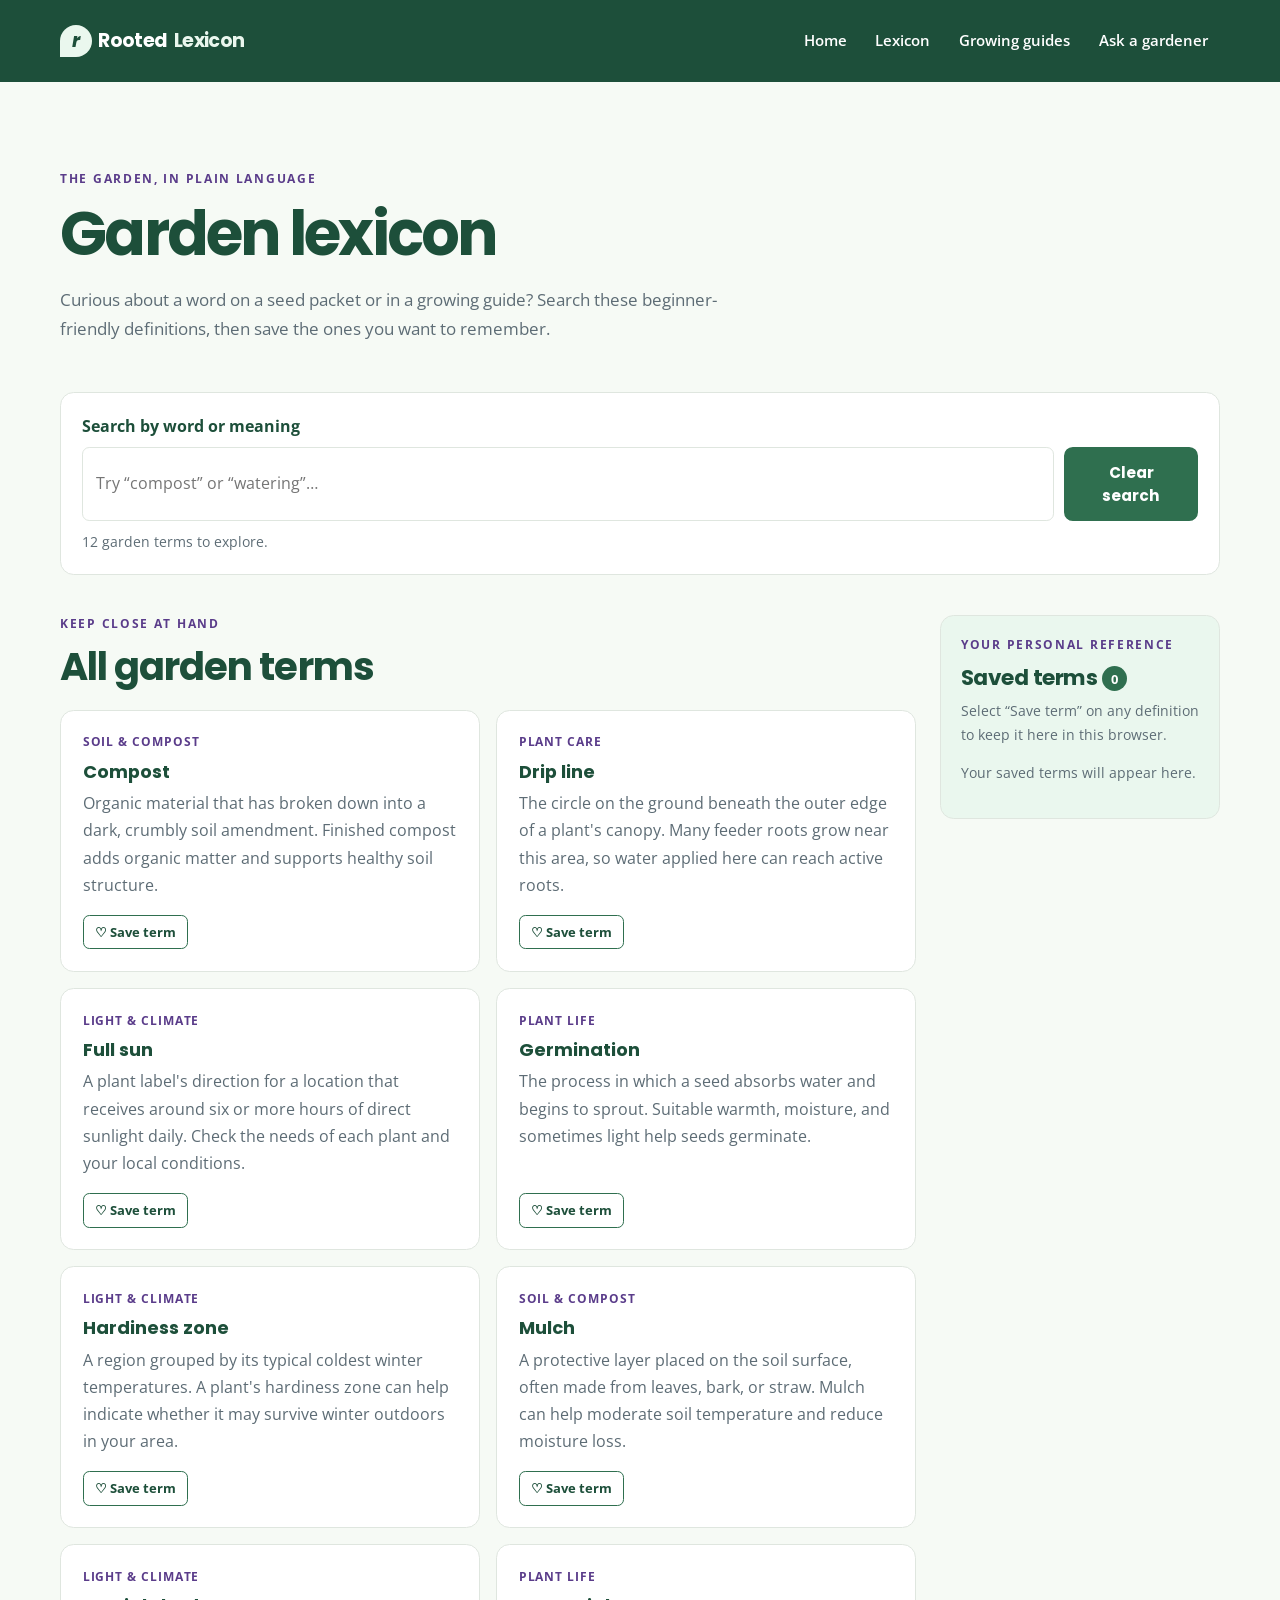
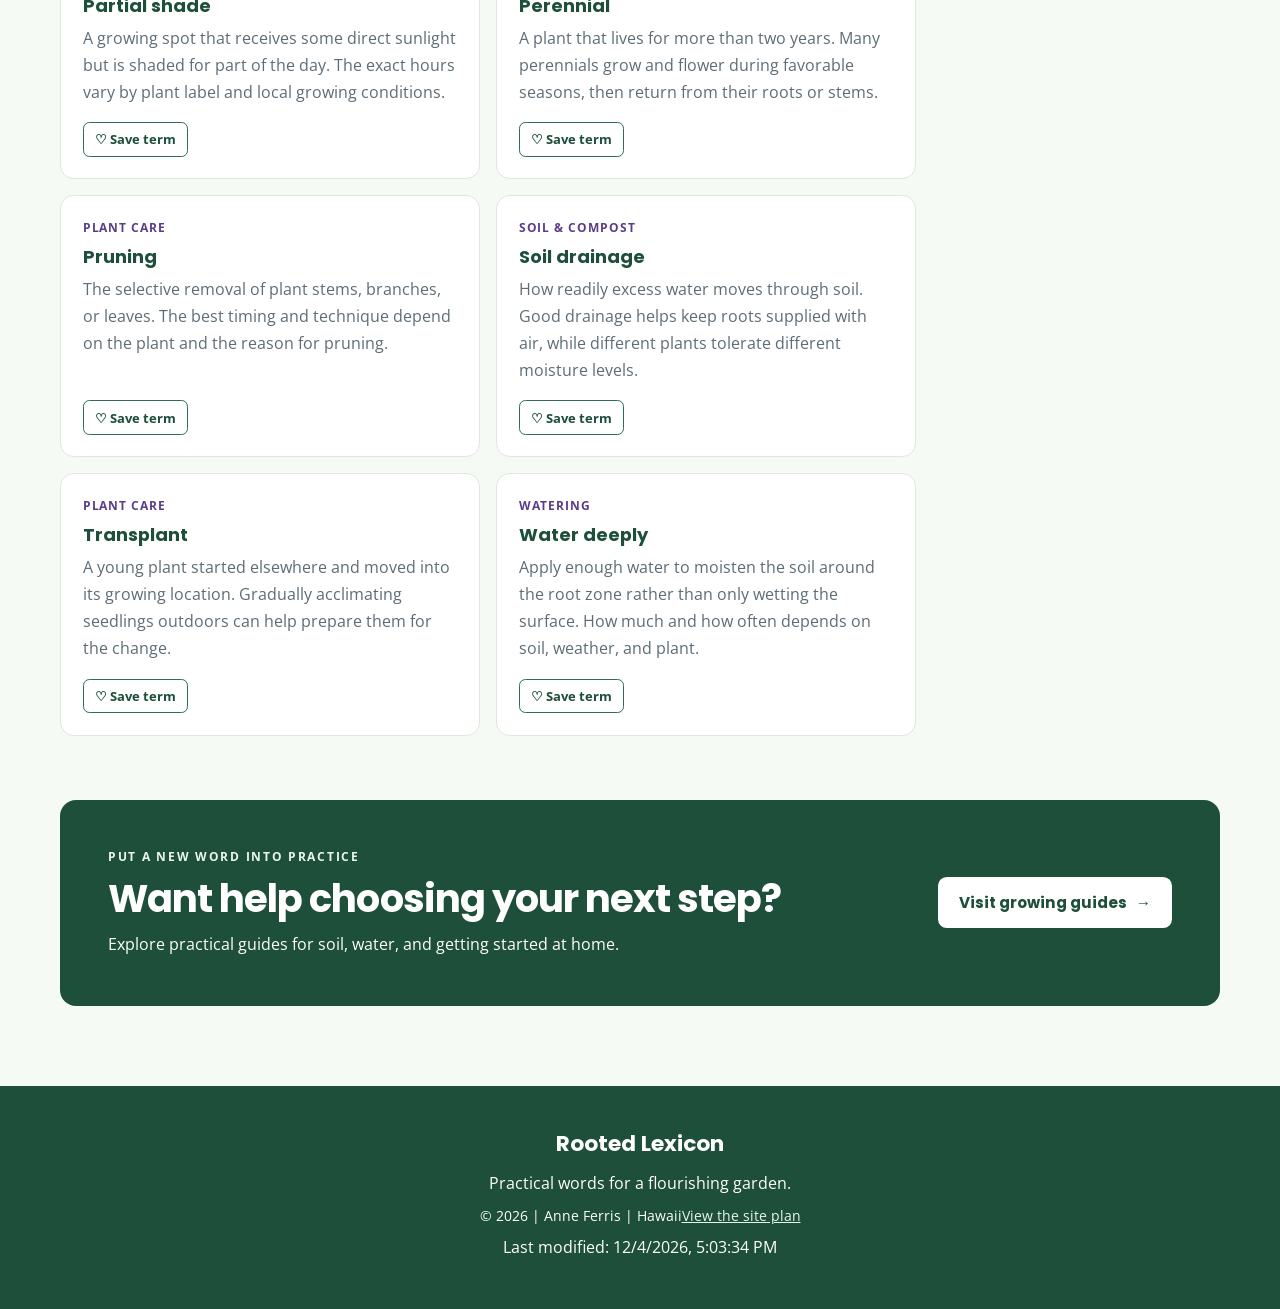
<file: project/lexicon.html>
<!DOCTYPE html>
<html lang="en">
<head>
  <meta charset="UTF-8">
  <meta name="viewport" content="width=device-width, initial-scale=1.0">
  <meta name="description" content="Search approachable definitions for soil, watering, plant health, garden tools, and more.">
  <meta name="author" content="Anne Ferris">
  <title>Garden Lexicon | Rooted Lexicon</title>
  <link rel="preconnect" href="https://fonts.googleapis.com">
  <link rel="preconnect" href="https://fonts.gstatic.com" crossorigin>
  <link href="https://fonts.googleapis.com/css2?family=Open+Sans:wght@400;600;700&family=Poppins:wght@600;700;800&display=swap" rel="stylesheet">
  <link rel="stylesheet" href="styles/site.css">
  <script src="scripts/site.js" defer></script>
</head>
<body>
  <a class="skip-link" href="#main-content">Skip to main content</a>
  <header class="site-header">
    <div class="header-inner">
      <a class="brand" href="index.html"><span class="brand-mark">r</span> Rooted <span>Lexicon</span></a>
      <nav><ul class="nav-list">
        <li><a href="index.html">Home</a></li><li><a href="lexicon.html">Lexicon</a></li><li><a href="guides.html">Growing guides</a></li><li><a href="ask.html">Ask a gardener</a></li>
      </ul></nav>
    </div>
  </header>
  <main id="main-content">
    <section class="page-intro">
      <p class="eyebrow">The garden, in plain language</p>
      <h1>Garden lexicon</h1>
      <p>Curious about a word on a seed packet or in a growing guide? Search these beginner-friendly definitions, then save the ones you want to remember.</p>
    </section>
    <section class="lexicon-tools">
      <label for="term-search">Search by word or meaning</label>
      <div class="search-row"><input type="search" id="term-search" name="term-search" placeholder="Try “compost” or “watering”…" autocomplete="off"><button class="button" id="clear-search" type="button">Clear search</button></div>
      <p id="result-count" class="result-count" role="status"></p>
    </section>
    <section class="lexicon-layout">
      <div>
        <div class="section-title-row"><div><p class="eyebrow">Keep close at hand</p><h2>All garden terms</h2></div></div>
        <div class="term-grid" id="term-list"></div>
      </div>
      <aside class="saved-panel" id="saved-terms">
        <p class="eyebrow">Your personal reference</p>
        <h2 id="saved-heading">Saved terms <span class="saved-count" id="saved-count">0</span></h2>
        <p class="saved-hint">Select “Save term” on any definition to keep it here in this browser.</p>
        <div id="saved-list"></div>
      </aside>
    </section>
    <section class="callout">
      <div><p class="eyebrow">Put a new word into practice</p><h2>Want help choosing your next step?</h2><p>Explore practical guides for soil, water, and getting started at home.</p></div>
      <a class="button" href="guides.html">Visit growing guides <span>→</span></a>
    </section>
  </main>
  <footer class="site-footer"><div class="footer-inner"><a class="footer-brand" href="index.html">Rooted Lexicon</a><p>Practical words for a flourishing garden.</p><p class="copyright">© <span data-year></span>  | Anne Ferris | Hawaii<a href="siteplan.html">View the site plan</a></p><p class="last-modified">Last modified: <time data-last-modified></time></p></div></footer>
</body>
</html>
</file>
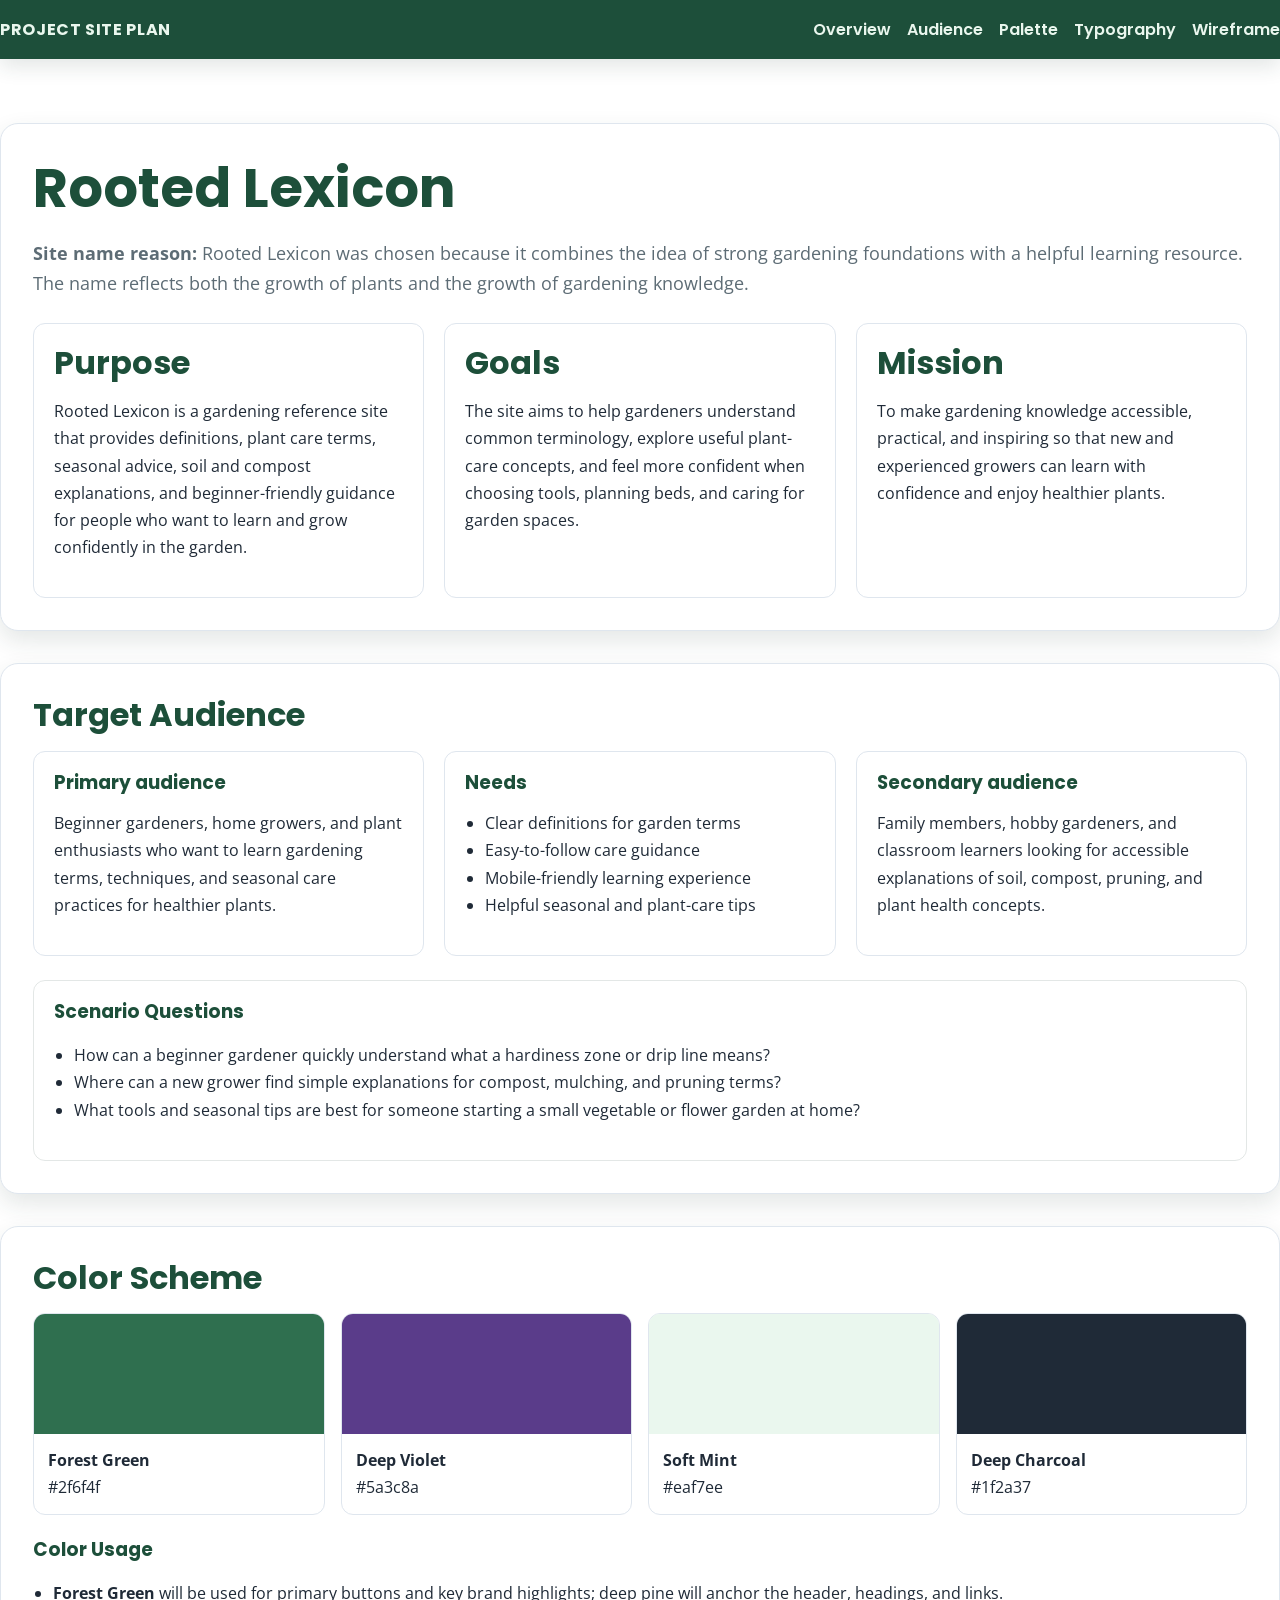
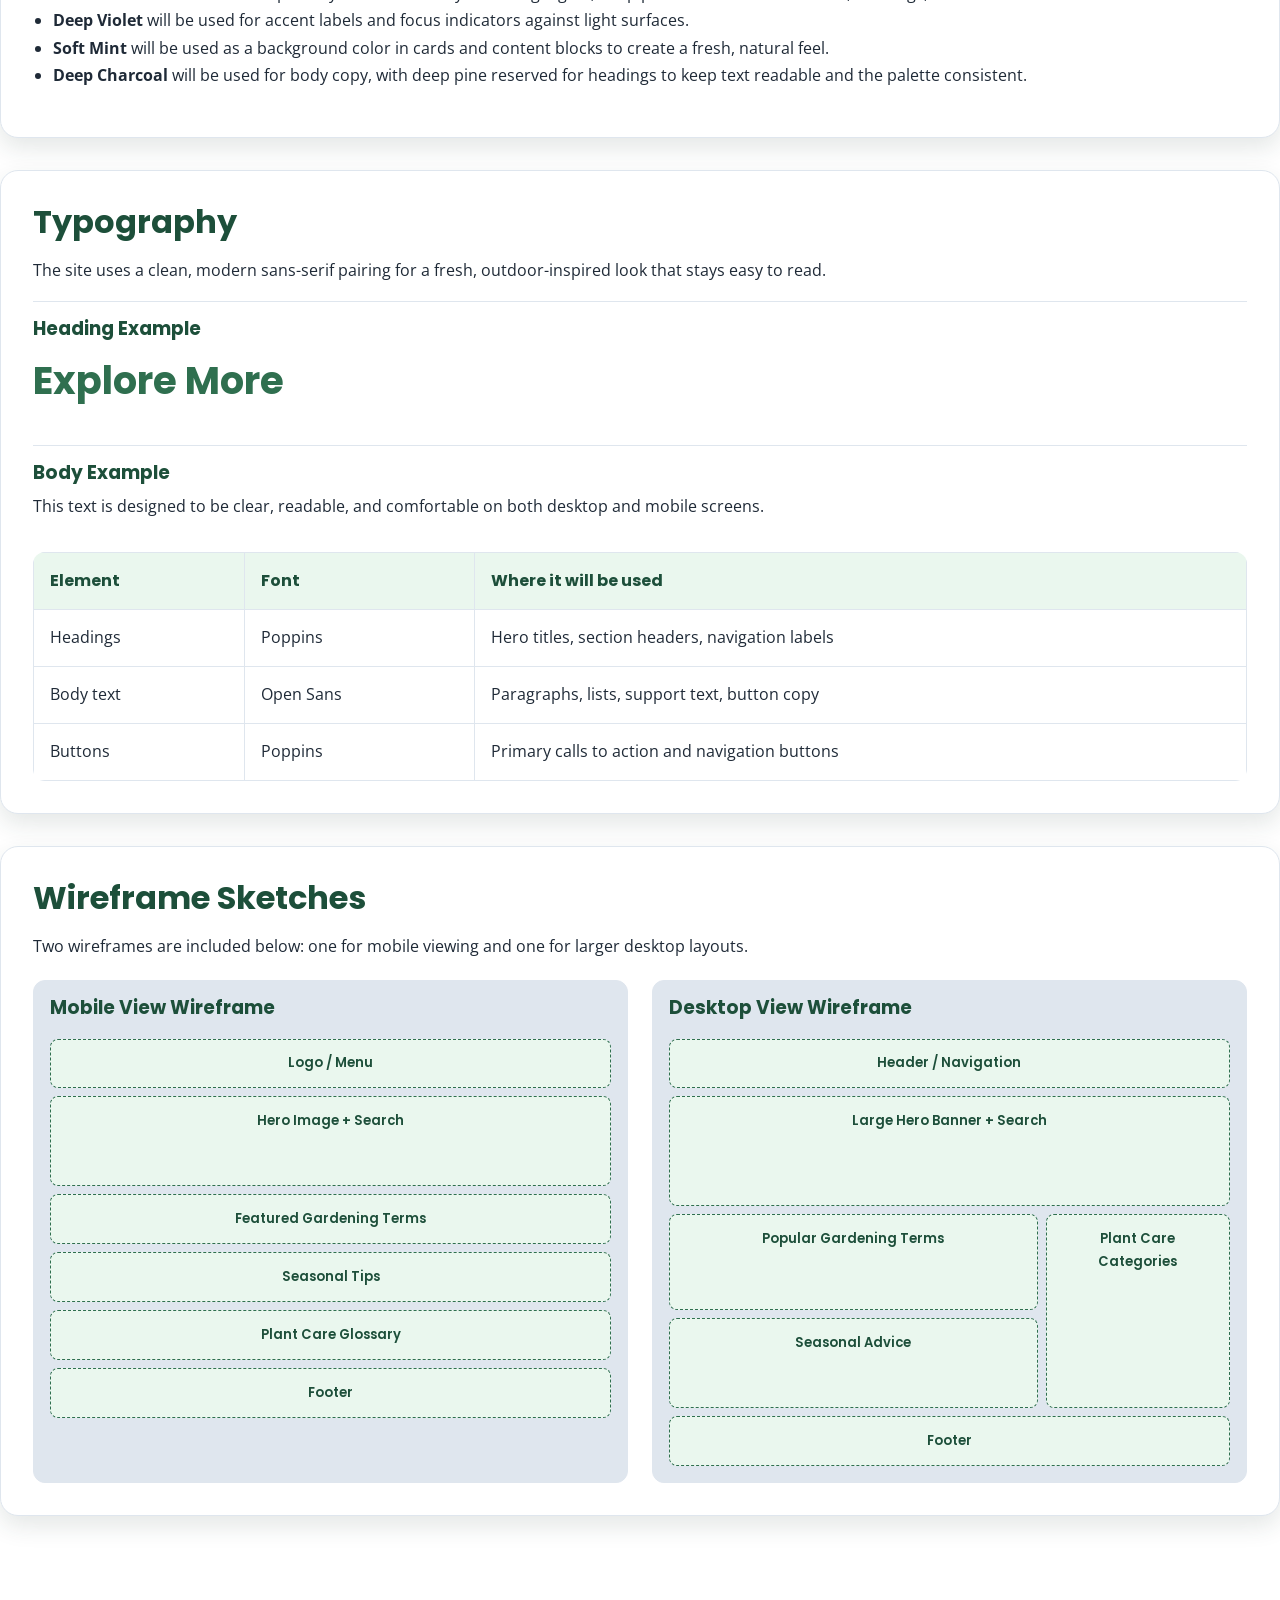
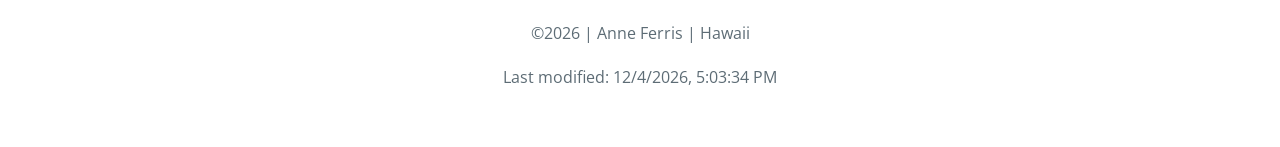
<file: project/siteplan.html>
<!DOCTYPE html>
<html lang="en">
  <head>
    <meta charset="UTF-8">
    <meta name="viewport" content="width=device-width, initial-scale=1.0">
    <title>Project Site Plan</title>
    <meta name="description" content="Site plan for the final project website including audience, goals, color palette, typography, and wireframe to showcase the skills learned so far.">
    <meta name="author" content="Anne Ferris">
    <link rel="preconnect" href="https://fonts.googleapis.com">
    <link rel="preconnect" href="https://fonts.gstatic.com" crossorigin>
    <link href="https://fonts.googleapis.com/css2?family=Open+Sans:wght@400;600;700&family=Poppins:wght@600;700;800&display=swap" rel="stylesheet">
    <link rel="stylesheet" href="styles/siteplan.css">
    <script src="scripts/siteplan.js" defer></script>
  </head>
  <body>
    <header>
      <div class="topbar">
        <div class="brand">Project Site Plan</div>
        <nav>
          <ul>
            <li><a href="#overview">Overview</a></li>
            <li><a href="#audience">Audience</a></li>
            <li><a href="#palette">Palette</a></li>
            <li><a href="#typography">Typography</a></li>
            <li><a href="#wireframe">Wireframe</a></li>
          </ul>
        </nav>
      </div>
    </header>

    <main>
      <section id="overview">
        <h1>Rooted Lexicon</h1>
        <p class="lead">
          <strong>Site name reason:</strong> Rooted Lexicon was chosen because it combines the idea of
          strong gardening foundations with a helpful learning resource. The name reflects both the
          growth of plants and the growth of gardening knowledge.
        </p>

        <div class="grid">
          <article class="card">
            <h2>Purpose</h2>
            <p>
              Rooted Lexicon is a gardening reference site that provides definitions, plant care terms,
              seasonal advice, soil and compost explanations, and beginner-friendly guidance for people
              who want to learn and grow confidently in the garden.
            </p>
          </article>

          <article class="card">
            <h2>Goals</h2>
            <p>
              The site aims to help gardeners understand common terminology, explore useful plant-care
              concepts, and feel more confident when choosing tools, planning beds, and caring for
              garden spaces.
            </p>
          </article>

          <article class="card">
            <h2>Mission</h2>
            <p>
              To make gardening knowledge accessible, practical, and inspiring so that new and experienced
              growers can learn with confidence and enjoy healthier plants.
            </p>
          </article>
        </div>
      </section>

      <section id="audience">
        <h2>Target Audience</h2>
        <div class="grid">
          <article class="card">
            <h3>Primary audience</h3>
            <p>
              Beginner gardeners, home growers, and plant enthusiasts who want to learn gardening terms,
              techniques, and seasonal care practices for healthier plants.
            </p>
          </article>

          <article class="card">
            <h3>Needs</h3>
            <ul>
              <li>Clear definitions for garden terms</li>
              <li>Easy-to-follow care guidance</li>
              <li>Mobile-friendly learning experience</li>
              <li>Helpful seasonal and plant-care tips</li>
            </ul>
          </article>

          <article class="card">
            <h3>Secondary audience</h3>
            <p>
              Family members, hobby gardeners, and classroom learners looking for accessible explanations of
              soil, compost, pruning, and plant health concepts.
            </p>
          </article>
        </div>

        <div class="scenario-box">
          <h3>Scenario Questions</h3>
          <ul>
            <li>How can a beginner gardener quickly understand what a hardiness zone or drip line means?</li>
            <li>Where can a new grower find simple explanations for compost, mulching, and pruning terms?</li>
            <li>What tools and seasonal tips are best for someone starting a small vegetable or flower garden at home?</li>
          </ul>
        </div>
      </section>

      <section id="palette">
        <h2>Color Scheme</h2>
        <div class="palette">
          <div class="swatch">
            <div class="color-block forest"></div>
            <div class="swatch-info">
              <strong>Forest Green</strong><br>#2f6f4f
            </div>
          </div>

          <div class="swatch">
            <div class="color-block violet"></div>
            <div class="swatch-info">
              <strong>Deep Violet</strong><br>#5a3c8a
            </div>
          </div>

          <div class="swatch">
            <div class="color-block mint"></div>
            <div class="swatch-info">
              <strong>Soft Mint</strong><br>#eaf7ee
            </div>
          </div>

          <div class="swatch">
            <div class="color-block charcoal"></div>
            <div class="swatch-info">
              <strong>Deep Charcoal</strong><br>#1f2a37
            </div>
          </div>
        </div>

        <div class="usage-list">
          <h3>Color Usage</h3>
          <ul>
            <li><strong>Forest Green</strong> will be used for primary buttons and key brand highlights; deep pine will anchor the header, headings, and links.</li>
            <li><strong>Deep Violet</strong> will be used for accent labels and focus indicators against light surfaces.</li>
            <li><strong>Soft Mint</strong> will be used as a background color in cards and content blocks to create a fresh, natural feel.</li>
            <li><strong>Deep Charcoal</strong> will be used for body copy, with deep pine reserved for headings to keep text readable and the palette consistent.</li>
          </ul>
        </div>
      </section>

      <section id="typography">
        <h2>Typography</h2>
        <p>
          The site uses a clean, modern sans-serif pairing for a fresh, outdoor-inspired look that stays easy to read.
        </p>

        <div class="typography-sample">
          <h3>Heading Example</h3>
          <p class="sample-heading">Explore More</p>
        </div>

        <div class="typography-sample">
          <h3>Body Example</h3>
          <p class="sample-body">
            This text is designed to be clear, readable, and comfortable on both desktop and mobile screens.
          </p>
        </div>

        <table>
          <thead>
            <tr>
              <th>Element</th>
              <th>Font</th>
              <th>Where it will be used</th>
            </tr>
          </thead>
          <tbody>
            <tr>
              <td>Headings</td>
              <td>Poppins</td>
              <td>Hero titles, section headers, navigation labels</td>
            </tr>
            <tr>
              <td>Body text</td>
              <td>Open Sans</td>
              <td>Paragraphs, lists, support text, button copy</td>
            </tr>
            <tr>
              <td>Buttons</td>
              <td>Poppins</td>
              <td>Primary calls to action and navigation buttons</td>
            </tr>
          </tbody>
        </table>
      </section>

      <section id="wireframe">
        <h2>Wireframe Sketches</h2>
        <p>
          Two wireframes are included below: one for mobile viewing and one for larger desktop layouts.
        </p>

        <div class="wireframe-layout">
          <article class="wireframe-card">
            <h3>Mobile View Wireframe</h3>
            <div class="wireframe mobile">
              <div class="mobile-header">Logo / Menu</div>
              <div class="mobile-hero">Hero Image + Search</div>
              <div class="mobile-content">Featured Gardening Terms</div>
              <div class="mobile-card">Seasonal Tips</div>
              <div class="mobile-card">Plant Care Glossary</div>
              <div class="mobile-footer">Footer</div>
            </div>
          </article>

          <article class="wireframe-card">
            <h3>Desktop View Wireframe</h3>
            <div class="wireframe desktop">
              <div class="desktop-header">Header / Navigation</div>
              <div class="desktop-hero">Large Hero Banner + Search</div>
              <div class="desktop-feature">Popular Gardening Terms</div>
              <div class="desktop-side">Plant Care Categories</div>
              <div class="desktop-info">Seasonal Advice</div>
              <div class="desktop-footer">Footer</div>
            </div>
          </article>
        </div>
      </section>
    </main>

    <footer>
      <p>©<span id="currentyear"></span> | Anne Ferris | Hawaii</p>
        <p id="lastModified"></p>
    </footer>
  </body>
</html>
</file>
<file: styles/base.css>
:root {
    --primary-color: rgb(0, 0, 0);
    --secondary-color: rgb(241, 154, 154);
    --accent1-color: rgb(255, 234, 100);
}

* {
    margin: 0;
    padding: 0;
    box-sizing: border-box;
}

body {
    font-family: "Roboto", sans-serif;
    font-weight: 400;
}
header,
main,
footer {
    width: 840px;
    margin: 0 auto;
}

header {
    background-color: var(--secondary-color);
    display: grid;
    grid-template-rows: auto 1fr;
    align-items: center;
    padding: 10px 20px;
}

header nav {
    background-color: var(--primary-color);
    color: var(--accent1-color);
}

header nav a {
    display: block;
    color: var(--accent1-color);
    text-align: center;
    padding: 1rem;
    text-decoration: none;
}

header nav a:hover {
    text-decoration: overline;
}

@media (min-width:640px) {
    header nav ul {
        display: flex;
        justify-content: space-evenly;
        list-style-type: none;
    }
    
    header nav ul li {
        flex: 1 1 auto;
    }
}

main {
    max-width: 70%;
}

main section {
    align-items: center;
}

section img {
    max-width: 325px;
}

header span {
    display: block;
    width: 100%;
    padding: 20px;
    text-align: center;
    font-size: 30px;
}

h1 {
    width: 100%;
    padding: 20px;
    text-align: center;
    line-height: 2;
}

h2{
    color: var(--primary-color);
    background-color: var(--accent1-color);

}

main div {
    display: grid;
    grid-template-columns: 1fr 1fr;
    gap: 20px;
    align-items: baseline;
}

.webdevresources {
    display: grid;
    grid-template-rows: 1fr;
    padding: 40px;
}

.webdevresources a {
    padding: 10px;
    text-decoration: none;
}

footer {
    background-color: var(--primary-color);
    color: var(--accent1-color);
}
</file>
<file: project/styles/site.css>
:root {
  color-scheme: light;
  --primary-color: rgb(47 111 79);
  --secondary-color: rgb(29 79 58);
  --accent1: rgb(90 60 138);
  --accent2: rgb(234 247 238);
  --accent3: rgb(246 250 245);
  --text-color: rgb(31 42 55);
  --muted-color: rgb(93 108 117);
  --light-color: rgb(255 255 255);
  --error-color: rgb(155 52 52);
  --transparent-color: rgb(0 0 0 / 0%);
  --accent4: rgb(255 255 255 / 15%);
  --accent5: rgb(47 111 79 / 18%);
  --accent6: rgb(31 58 48 / 10%);
  --border-color: rgb(223 230 223);
  --shadow: 0 12px 34px var(--accent6);
  --card-shadow: 0 8px 24px var(--accent6);
  --heading-font: "Poppins", "Segoe UI", sans-serif;
  --body-font: "Open Sans", "Segoe UI", sans-serif;
}

* {
  box-sizing: border-box;
}

html {
  scroll-behavior: smooth;
}

body {
  margin: 0;
  background: var(--accent3);
  color: var(--text-color);
  font-family: var(--body-font);
  line-height: 1.7;
}

a {
  color: var(--secondary-color);
}

a:focus-visible,
button:focus-visible,
input:focus-visible,
select:focus-visible,
textarea:focus-visible {
  outline: 3px solid var(--accent1);
  outline-offset: 3px;
}

.site-header :focus-visible,
.site-footer :focus-visible,
.callout :focus-visible {
  outline-color: var(--accent2);
}

img {
  display: block;
  max-width: 100%;
}

h1,
h2,
h3 {
  color: var(--secondary-color);
  font-family: var(--heading-font);
  line-height: 1.2;
}

h1,
h2,
h3,
p {
  margin-top: 0;
}

h1 {
  font-size: clamp(2.5rem, 6vw, 4.4rem);
  letter-spacing: -0.045em;
}

h2 {
  font-size: clamp(1.65rem, 3vw, 2.45rem);
  letter-spacing: -0.025em;
}

h3 {
  font-size: 1.2rem;
}

.skip-link {
  position: absolute;
  z-index: 5;
  top: 0.75rem;
  left: 0.75rem;
  padding: 0.7rem 1rem;
  transform: translateY(-160%);
  border-radius: 0.5rem;
  background: var(--light-color);
  color: var(--secondary-color);
}

.skip-link:focus {
  transform: translateY(0);
}

.site-header {
  position: relative;
  z-index: 1;
  background: var(--secondary-color);
  color: var(--light-color);
}

.header-inner,
.footer-inner,
main {
  width: min(1160px, calc(100% - 2.5rem));
  margin-inline: auto;
}

.header-inner {
  display: flex;
  min-height: 82px;
  align-items: center;
  justify-content: space-between;
  gap: 1.5rem;
}

.brand {
  display: inline-flex;
  align-items: center;
  gap: 0.38rem;
  color: var(--light-color);
  font-family: var(--heading-font);
  font-size: 1.2rem;
  font-weight: 700;
  letter-spacing: -0.03em;
  text-decoration: none;
  white-space: nowrap;
}

.brand > span:last-child {
  color: var(--accent2);
}

.brand-mark {
  display: grid;
  width: 2rem;
  height: 2rem;
  place-items: center;
  border-radius: 50% 50% 50% 0;
  background: var(--accent2);
  color: var(--secondary-color);
  font-size: 1.2rem;
  font-style: italic;
}

.nav-list {
  display: flex;
  flex-wrap: wrap;
  justify-content: flex-end;
  gap: 0.3rem;
  margin: 0;
  padding: 0;
  list-style: none;
}

.nav-list a {
  display: block;
  padding: 0.6rem 0.75rem;
  border-radius: 0.5rem;
  color: var(--light-color);
  font-size: 0.94rem;
  font-weight: 600;
  text-decoration: none;
  transition: background-color 160ms ease;
}

.nav-list a:hover,
.nav-list a[aria-current="page"] {
  background: var(--accent4);
}

.hero {
  display: grid;
  grid-template-columns: 1.02fr 0.98fr;
  align-items: center;
  gap: clamp(2rem, 5vw, 4.5rem);
  padding-block: clamp(3.5rem, 8vw, 7rem);
}

.hero-copy {
  padding-block: 1rem;
}

.hero h1 {
  margin-bottom: 1.35rem;
  color: var(--secondary-color);
}

.hero h1 span {
  color: var(--primary-color);
}

.eyebrow {
  margin-bottom: 0.7rem;
  color: var(--accent1);
  font-size: 0.76rem;
  font-weight: 700;
  letter-spacing: 0.14em;
  line-height: 1.4;
  text-transform: uppercase;
}

.hero-intro {
  max-width: 34rem;
  margin-bottom: 1.8rem;
  color: var(--muted-color);
  font-size: clamp(1.02rem, 1.5vw, 1.16rem);
}

.hero-image {
  position: relative;
  margin: 0;
}

.hero-image img {
  width: 100%;
  aspect-ratio: 4 / 3;
  border-radius: 48% 48% 1.25rem 1.25rem;
  object-fit: cover;
  box-shadow: var(--shadow);
}

.hero-image figcaption,
.guide-photo figcaption {
  margin-top: 0.7rem;
  color: var(--muted-color);
  font-size: 0.82rem;
  text-align: center;
}

.button {
  display: inline-flex;
  min-height: 48px;
  align-items: center;
  justify-content: center;
  gap: 0.55rem;
  padding: 0.75rem 1.2rem;
  border: 2px solid var(--primary-color);
  border-radius: 0.55rem;
  background: var(--primary-color);
  color: var(--light-color);
  font: 700 0.95rem var(--heading-font);
  text-align: center;
  text-decoration: none;
  cursor: pointer;
  transition: background-color 160ms ease, color 160ms ease, transform 160ms ease;
}

.button:hover {
  transform: translateY(-2px);
  background: var(--secondary-color);
  border-color: var(--secondary-color);
}

.button-light {
  border-color: var(--secondary-color);
  background: var(--secondary-color);
}

.button-light:hover {
  border-color: var(--primary-color);
  background: var(--primary-color);
}

.button-outline {
  background: var(--transparent-color);
  color: var(--secondary-color);
}

.button-outline:hover {
  color: var(--light-color);
}

.section-block {
  margin-block: 2rem 4rem;
}

.section-heading {
  max-width: 42rem;
  margin: 0 auto 2rem;
  text-align: center;
}

.section-heading > p:last-child {
  color: var(--muted-color);
}

.feature-grid {
  display: grid;
  grid-template-columns: repeat(3, minmax(0, 1fr));
  gap: 1.2rem;
}

.feature-card {
  padding: 1.6rem;
  border: 1px solid var(--border-color);
  border-radius: 1rem;
  background: var(--light-color);
  box-shadow: var(--card-shadow);
}

.feature-icon {
  display: inline-grid;
  width: 2.7rem;
  height: 2.7rem;
  margin-bottom: 1rem;
  place-items: center;
  border-radius: 50%;
  background: var(--accent2);
  color: var(--primary-color);
  font-size: 1.45rem;
}

.feature-card h3 {
  margin-bottom: 0.65rem;
}

.feature-card p {
  color: var(--muted-color);
}

.text-link,
.guide-card a {
  color: var(--secondary-color);
  font-weight: 700;
  text-decoration-thickness: 1px;
  text-underline-offset: 0.2em;
}

.daily-feature {
  display: flex;
  align-items: center;
  justify-content: space-between;
  gap: 2rem;
  margin-block: 4rem;
  padding: clamp(1.5rem, 4vw, 3rem);
  border: 1px solid var(--border-color);
  border-radius: 1rem;
  background: var(--accent2);
}

.daily-feature h2 {
  margin-bottom: 0.5rem;
}

.daily-definition {
  max-width: 42rem;
  margin-bottom: 0;
  color: var(--muted-color);
}

.starter-note {
  display: grid;
  grid-template-columns: 1fr 1fr;
  align-items: center;
  gap: 3rem;
  padding-block: 1rem;
}

.starter-note h2 {
  margin-bottom: 0;
}

.starter-note > p {
  margin-bottom: 0;
  color: var(--muted-color);
  font-size: 1.05rem;
}

.site-footer {
  margin-top: 5rem;
  padding-block: 2.5rem;
  background: var(--secondary-color);
  color: var(--light-color);
  text-align: center;
}

.footer-brand {
  color: var(--light-color);
  font-family: var(--heading-font);
  font-size: 1.35rem;
  font-weight: 700;
  text-decoration: none;
}

.footer-inner > p {
  margin: 0.45rem 0;
}

.copyright {
  font-size: 0.85rem;
}

.copyright a {
  color: var(--accent2);
}

.page-intro {
  max-width: 48rem;
  padding-block: clamp(3rem, 7vw, 5.5rem) 2rem;
}

.page-intro h1 {
  margin-bottom: 0.85rem;
  font-size: clamp(2.5rem, 5vw, 3.8rem);
}

.page-intro > p:last-child {
  max-width: 43rem;
  margin-bottom: 0;
  color: var(--muted-color);
  font-size: 1.08rem;
}

.lexicon-tools {
  margin-block: 1rem 2rem;
  padding: 1.3rem;
  border: 1px solid var(--border-color);
  border-radius: 0.85rem;
  background: var(--light-color);
}

.lexicon-tools label,
.question-form > label {
  display: block;
  margin-bottom: 0.4rem;
  color: var(--secondary-color);
  font-weight: 700;
}

.search-row {
  display: flex;
  gap: 0.65rem;
}

input,
select,
textarea {
  width: 100%;
  min-height: 48px;
  padding: 0.7rem 0.85rem;
  border: 1px solid var(--border-color);
  border-radius: 0.45rem;
  background: var(--light-color);
  color: var(--text-color);
  font: inherit;
}

textarea {
  min-height: auto;
  resize: vertical;
}

.result-count {
  min-height: 1.5rem;
  margin: 0.55rem 0 0;
  color: var(--muted-color);
  font-size: 0.88rem;
}

.lexicon-layout {
  display: grid;
  grid-template-columns: minmax(0, 1fr) 280px;
  align-items: start;
  gap: 1.5rem;
  margin-block: 2.5rem 4rem;
}

.section-title-row h2 {
  margin-bottom: 1.25rem;
}

.term-grid {
  display: grid;
  grid-template-columns: repeat(2, minmax(0, 1fr));
  gap: 1rem;
}

.term-card {
  display: flex;
  flex-direction: column;
  padding: 1.35rem;
  border: 1px solid var(--border-color);
  border-radius: 0.85rem;
  background: var(--light-color);
}

.term-card h3 {
  margin-bottom: 0.5rem;
  font-size: 1.12rem;
}

.term-category {
  margin-bottom: 0.55rem;
  color: var(--accent1);
  font-size: 0.72rem;
  font-weight: 700;
  letter-spacing: 0.08em;
  text-transform: uppercase;
}

.term-definition {
  flex: 1;
  margin-bottom: 1rem;
  color: var(--muted-color);
}

.save-button {
  align-self: flex-start;
  padding: 0.45rem 0.7rem;
  border: 1px solid var(--primary-color);
  border-radius: 0.4rem;
  background: var(--transparent-color);
  color: var(--secondary-color);
  font: 700 0.82rem var(--body-font);
  cursor: pointer;
}

.save-button:hover,
.save-button[aria-pressed="true"] {
  background: var(--accent2);
}

.saved-panel {
  position: sticky;
  top: 1.25rem;
  padding: 1.25rem;
  border: 1px solid var(--border-color);
  border-radius: 0.85rem;
  background: var(--accent2);
}

.saved-panel h2 {
  margin-bottom: 0.5rem;
  font-size: 1.35rem;
}

.saved-count {
  display: inline-grid;
  min-width: 1.6rem;
  min-height: 1.6rem;
  place-items: center;
  border-radius: 50%;
  background: var(--primary-color);
  color: var(--light-color);
  font: 700 0.8rem var(--body-font);
  vertical-align: middle;
}

.saved-hint,
.empty-message {
  color: var(--muted-color);
  font-size: 0.87rem;
}

.saved-item {
  display: flex;
  align-items: center;
  justify-content: space-between;
  gap: 0.5rem;
  padding-block: 0.65rem;
  border-top: 1px solid var(--accent5);
  font-weight: 600;
}

.saved-item button {
  border: 0;
  background: var(--transparent-color);
  color: var(--secondary-color);
  font: 700 0.78rem var(--body-font);
  text-decoration: underline;
  cursor: pointer;
}

.no-results {
  grid-column: 1 / -1;
  padding: 2rem;
  border-radius: 0.8rem;
  background: var(--light-color);
  color: var(--muted-color);
  text-align: center;
}

.callout {
  display: flex;
  align-items: center;
  justify-content: space-between;
  gap: 2rem;
  margin-block: 4rem;
  padding: clamp(1.5rem, 4vw, 3rem);
  border-radius: 1rem;
  background: var(--secondary-color);
  color: var(--light-color);
}

.callout h2 {
  margin-bottom: 0.55rem;
  color: var(--light-color);
}

.callout .eyebrow {
  color: var(--accent2);
}

.callout p:last-child {
  margin-bottom: 0;
  color: var(--light-color);
}

.callout .button {
  flex-shrink: 0;
  border-color: var(--light-color);
  background: var(--light-color);
  color: var(--secondary-color);
}

.callout .button:hover {
  border-color: var(--accent2);
  background: var(--accent2);
}

.guide-feature {
  display: grid;
  grid-template-columns: 1.1fr 0.9fr;
  align-items: center;
  gap: clamp(2rem, 5vw, 4rem);
  padding-block: 1rem 4rem;
}

.guide-feature-copy > p:not(.eyebrow) {
  color: var(--muted-color);
}

.check-list {
  display: grid;
  gap: 0.55rem;
  margin: 1.2rem 0 0;
  padding-left: 1.2rem;
}

.check-list li::marker {
  color: var(--primary-color);
}

.guide-photo {
  margin: 0;
}

.guide-photo img,
.contact-image {
  width: 100%;
  aspect-ratio: 4 / 3;
  border-radius: 1rem;
  object-fit: cover;
}

.guide-grid-section {
  margin-block: 1rem 4rem;
}

.guide-grid {
  display: grid;
  grid-template-columns: repeat(2, minmax(0, 1fr));
  gap: 1rem;
}

.guide-card {
  position: relative;
  padding: 1.6rem;
  border: 1px solid var(--border-color);
  border-radius: 0.9rem;
  background: var(--light-color);
}

.guide-number {
  display: inline-block;
  margin-bottom: 0.65rem;
  color: var(--accent1);
  font-family: var(--heading-font);
  font-size: 0.85rem;
  font-weight: 700;
  letter-spacing: 0.1em;
}

.guide-card h3 {
  margin-bottom: 0.7rem;
}

.guide-card p {
  color: var(--muted-color);
}

.guide-card p strong {
  color: var(--secondary-color);
}

.guide-card a {
  display: inline-block;
  margin-top: 0.25rem;
}

.contact-layout {
  display: grid;
  grid-template-columns: 0.85fr 1.15fr;
  align-items: start;
  gap: clamp(2rem, 6vw, 5rem);
  margin-block: 1rem 4rem;
}

.contact-note > p:not(.eyebrow) {
  color: var(--muted-color);
}

.tip-box {
  margin-block: 1.5rem;
  padding: 1.2rem;
  border-radius: 0.7rem;
  background: var(--accent2);
}

.tip-box h3 {
  margin-bottom: 0.55rem;
  font-size: 1rem;
}

.tip-box ul {
  margin-bottom: 0;
  padding-left: 1.2rem;
}

.contact-image {
  max-height: 240px;
}

.question-form {
  padding: clamp(1.3rem, 4vw, 2.2rem);
  border: 1px solid var(--border-color);
  border-radius: 1rem;
  background: var(--light-color);
  box-shadow: var(--shadow);
}

.question-form h2 {
  margin-bottom: 0.5rem;
  font-size: 1.65rem;
}

.form-required {
  color: var(--muted-color);
  font-size: 0.82rem;
}

.form-required span,
.question-form label span {
  color: var(--error-color);
}

.question-form input:not([type="checkbox"]),
.question-form select,
.question-form textarea {
  margin-bottom: 1rem;
}

.checkbox-label {
  display: flex !important;
  align-items: flex-start;
  gap: 0.6rem;
  margin-block: 0.15rem 1.2rem;
  color: var(--text-color) !important;
  font-size: 0.9rem;
  font-weight: 400 !important;
}

.checkbox-label input {
  width: 1.15rem;
  min-height: 1.15rem;
  flex: 0 0 1.15rem;
  margin: 0.25rem 0 0;
  accent-color: var(--primary-color);
}

.form-status {
  min-height: 1.5rem;
  margin: 0.9rem 0 0;
  color: var(--secondary-color);
  font-weight: 600;
}

@media (max-width: 850px) {
  .header-inner {
    flex-direction: column;
    justify-content: center;
    gap: 0.3rem;
    padding-block: 0.8rem;
  }

  .nav-list {
    justify-content: center;
  }

  .lexicon-layout {
    grid-template-columns: minmax(0, 1fr) 245px;
  }
}

@media (max-width: 680px) {
  .header-inner,
  .footer-inner,
  main {
    width: min(100% - 1.5rem, 560px);
  }

  .nav-list {
    gap: 0;
  }

  .nav-list a {
    padding: 0.5rem 0.55rem;
    font-size: 0.84rem;
  }

  .hero,
  .guide-feature,
  .contact-layout {
    grid-template-columns: 1fr;
  }

  .hero {
    gap: 1.5rem;
    padding-block: 3.25rem;
  }

  .hero-image {
    max-width: 34rem;
    margin-inline: auto;
  }

  .feature-grid,
  .guide-grid {
    grid-template-columns: 1fr;
  }

  .daily-feature,
  .callout {
    align-items: flex-start;
    flex-direction: column;
  }

  .starter-note {
    grid-template-columns: 1fr;
    gap: 1rem;
  }

  .lexicon-layout {
    grid-template-columns: 1fr;
  }

  .saved-panel {
    position: static;
    grid-row: 1;
  }

  .term-grid {
    grid-template-columns: 1fr;
  }

  .guide-feature {
    padding-bottom: 2.5rem;
  }
}

@media (max-width: 420px) {
  .brand {
    font-size: 1.08rem;
  }

  .nav-list a {
    padding-inline: 0.42rem;
    font-size: 0.78rem;
  }

  .search-row {
    align-items: stretch;
    flex-direction: column;
  }
}
</file>
<file: styles/form.css>
:root {
    --primary: rgb(95, 0, 159);
    --secondary: #5a8746;
    --border: #000000;
    --accent: #ebfedd;
    --accent2: rgb(214, 240, 202);
    --accent3: rgb(249, 251, 248);
    --star: rgb(181, 134, 15);
    font-family: "Segoe UI", Arial, sans-serif;
}

* {
    box-sizing: border-box;
}

body {
    min-height: 100vh;
    margin: 0;
    display: flex;
    flex-direction: column;
    line-height: 1.6;
}

.site-header {
    background: var(--secondary);
    padding: 0.9rem max(1rem, calc((100% - 48rem) / 2));
}

.site-name {
    margin: 0;
    font-size: 1.15rem;
    font-weight: 700;
    letter-spacing: 0.04em;
}

main {
    width: min(100% - 2rem, 44rem);
    margin: 2.5rem auto;
    flex: 1;
}

.form-card {
    padding: clamp(1.25rem, 5vw, 2.5rem);
    background: var(--accent2);
    border: 1px solid var(--border);
    border-radius: 1rem;
}

.eyebrow {
    margin: 0 0 0.25rem;
    color: var(--primary);
    font-size: 0.8rem;
    font-weight: 700;
    letter-spacing: 0.12em;
    text-transform: uppercase;
}

h1 {
    margin: 0;
    color: var(--primary);
    line-height: 1.2;
}

.intro {
    margin: 0.75rem 0 1.75rem;
}

form {
    display: grid;
    gap: 1.35rem;
}

.form-field {
    display: grid;
    gap: 0.45rem;
}

label,
legend {
    font-weight: 650;
}

.required-note,
.optional-note {
    font-size: 0.8rem;
    font-weight: 400;
}

input,
select,
textarea {
    width: 100%;
    min-height: 2.9rem;
    padding: 0.65rem 0.75rem;
    border: 1px solid var(--secondary);
    border-radius: 0.45rem;
    background: var(--accent);
    font: inherit;
}

textarea {
    resize: vertical;
}

input:focus-visible,
select:focus-visible,
textarea:focus-visible,
a:focus-visible {
    outline-offset: 2px;
}

fieldset {
    border: 0;
}

legend {
    margin-bottom: 0.4rem;
    padding: 0;
}

.field-hint {
    margin: 0 0 0.55rem;
    color: var(--primary);
    font-size: 0.9rem;
}

.rating-options {
    display: flex;
    flex-wrap: wrap;
    gap: 0.45rem;
}

.rating-option {
    display: flex;
    min-width: 3.25rem;
    min-height: 3rem;
    align-items: center;
    justify-content: center;
    gap: 0.3rem;
    padding: 0.35rem;
    border: 1px solid var(--border);
    border-radius: 0.45rem;
    background: var(--accent3);
    cursor: pointer;
}

.rating-option input,
.checkbox-options input {
    width: 1.1rem;
    min-height: 1.1rem;
    margin: 0;
    accent-color: var(--primary);
}

.rating-option span[aria-hidden="true"] {
    color: var(--star);
    font-size: 1.15rem;
    line-height: 1;
}

.checkbox-options {
    display: grid;
    gap: 0.65rem;
}

.checkbox-options label {
    display: flex;
    align-items: center;
    gap: 0.6rem;
    font-weight: 400;
    cursor: pointer;
}

.submit-button {
    min-height: 3.2rem;
    border: 0;
    border-radius: 0.5rem;
    background: var(--secondary);
    font-weight: 700;
    cursor: pointer;
}

.submit-button:hover {
    background: var(--primary);
    color: var(--accent);
}

.review-count {
    margin: 1.5rem 0;
    padding: 1rem;
    border-radius: 0.5rem;
    background: var(--accent);
    color: var(--primary);
}

.review-count strong {
    font-size: 1.2rem;
}

.back-link {
    display: inline-block;
    padding: 0.75rem 1rem;
    border-radius: 0.45rem;
    background: var(--secondary);
    color: var(--border);
    font-weight: 700;
    text-decoration: none;
}

.back-link:hover {
    background: var(--primary);
    color: var(--accent);
}

.visually-hidden {
    position: absolute;
    width: 1px;
    height: 1px;
    overflow: hidden;
}

footer {
    padding: 1rem;
    background: var(--secondary);
    text-align: center;
}

footer p {
    margin: 0.2rem;
}

@media (min-width: 36rem) {
    .checkbox-options {
        grid-template-columns: repeat(2, minmax(0, 1fr));
    }
}
</file>
<file: styles/place.css>
:root {
    --primary-color: rgb(10, 110, 42);
    --secondary-color: rgb(208, 185, 248);
    --accent1-color: rgb(252, 242, 165);
    --accent2-color: rgb(0, 0, 0);
}

* {
    box-sizing: border-box;
    margin: 0;
    padding: 0;
}

body {
    padding: 20px;
    background-color: var(--secondary-color);
    color: var(--accent1-color);
    display: flex;
    flex-direction: column;
    gap: 15px;
    max-width: 1200px;
    margin: 0 auto;
}

.box {
    background: var(--primary-color);
    border: 2px solid var(--accent2-color);
    padding: 20px;
    border-radius: 4px;
}

header {
    text-align: center;
}

.list {
    list-style: none;
    margin-top: 10px;
}

.list li {
    display: flex;
    justify-content: flex-start;
    gap: 10px;
    margin-bottom: 5px;
}

.label {
    font-weight: bold;
    min-width: 60px;
}

.image {
    min-height: 250px;
    padding: 0;
    position: relative;
    overflow: hidden;
    display: flex;
    align-items: center;
    justify-content: center;
}

.image img {
    display: block;
    position: absolute;
    inset: 0;
    width: 100%;
    height: 100%;
    object-fit: cover;
}

.weather-icon {
    display: none;
}

.weather h2::after {
    content: "☀️";
    display: inline-block;
    margin-left: 10px;
    font-size: 1.1em;
}

footer {
    text-align: center;
    background: var(--primary-color);
    border: 2px solid var(--accent2-color);
    padding: 20px;
    border-radius: 4px;
}

.modified-date {
    margin-top: 5px;
    color: var(--accent1-color)
}

.layout-container {
    display: flex;
    flex-direction: column;
    gap: 15px;
}

@media (min-width: 760px) {
    .layout-container {
        display: grid;

        grid-template-columns: 1fr 2fr 1fr; 
        grid-template-rows: auto auto;
        gap: 20px;
    }

    .image {
        grid-column: 1 / -1; 
        grid-row: 1 / 3;
        min-height: 450px;
        opacity: 0.9; 
    }

    .data {
        grid-column: 1;
        grid-row: 1;
        align-self: start;
        z-index: 2;
    }

    .weather {
        grid-column: 3;
        grid-row: 2;
        align-self: end;
        z-index: 2;
    }
}
</file>
<file: styles/temples.css>
:root {
    --primary-color: rgb(19, 100, 175);
    --secondary-color: rgb(247, 231, 137);
    --accent1-color: rgb(0, 0, 0);
    --accent2-color: rgb(0, 104, 54);
}

body {
    margin: 0 auto;
}

header {
    background-color: var(--primary-color);
    display: flex;
    justify-content: space-between;
    align-items: center;
    padding: 10px 30px;
}

header span {
    color: var(--secondary-color);
    margin: 10px;
    font-size: 40px;
}

header ul {
    display: flex;
    list-style-type: none;
    color: var(--secondary-color);
    margin: 0;
    padding: 0;
    justify-content: center;
    gap: 10px;
}

.hamburger {
    background-color: var(--primary-color);
    display: flex;
    cursor: pointer;
    flex-direction: column;
    gap: 10px;
    border: none;
}

.bar {
    width: 25px;
    height: 3px;
    background-color: var(--secondary-color);
    border-radius: 2px;
}

header nav a{
    color: var(--secondary-color);
    padding: 1rem;
    text-decoration: none;
}

header nav a:hover {
    text-decoration: underline;
    color: var(--accent1-color);
}

@media (max-width: 640px) {
.hamburger {
    display: flex;
    width: auto;
}

.nav-links {
    display: none;
    flex-direction: column;
    position: absolute;
    top: 65px;
    right: 0;
    width: 220px;
    background-color: var(--accent2-color);
    padding: 1rem 0;
    text-align: center;
}

.nav-links.active {
    display: flex;
}

}

h1{
    text-align: center;
}


.album {
    grid-template-columns: 1fr 1fr;
}


main div {
    display: grid;
    grid-template-columns: 1fr 1fr 1fr;
}
main img {
    width: 100%;
    height: auto;
    max-width: 300px;
}

main div figcaption {
    text-align: center;
    background-color: var(--secondary-color);
    color: var(--primary-color);
}

footer {
    background-color: var(--primary-color);
    color: var(--secondary-color);
}
</file>
<file: styles/temples-large.css>
@media (min-width:640px) {
:root {
    --primary-color: rgb(19, 100, 175);
    --secondary-color: rgb(247, 231, 137);
    --accent1-color: rgb(0, 0, 0);
    --accent2-color: rgb(0, 104, 54);
}

body {
    margin: 0 auto;
}

header {
    background-color: var(--primary-color);
    display: flex;
    justify-content: space-between;
    align-items: center;
    padding: 10px 30px;
}

header span {
    color: var(--secondary-color);
    margin: 10px;
    font-size: 40px;
}

header ul {
    display: flex;
    list-style-type: none;
    color: var(--secondary-color);
    margin: 0;
    padding: 0;
    justify-content: center;
    gap: 10px;
}

header nav a{
    color: var(--secondary-color);
    padding: 1rem;
    text-decoration: none;
}

header nav a:hover {
    text-decoration: underline;
    color: var(--accent1-color);
}

.hamburger {
    display: none;
    cursor: pointer;
}

.bar {
    display: block;
    width: 25px;
    height: 3px;
    margin: 5px auto;
    background-color: var(--primary-color);
}

h1{
    text-align: center;
}

.album {
    display: grid;
    grid-template-columns: repeat(3, 1fr);
    gap: 25px;
    padding: 10px;
}

main div {
    display: grid;
    grid-template-columns: 1fr 1fr 1fr;
}
main img {
    width: 100%;
    height: auto;
    max-width: 300px;
}

main div figcaption {
    text-align: center;
    background-color: var(--secondary-color);
    color: var(--primary-color);
}

footer {
    background-color: var(--primary-color);
    color: var(--secondary-color);
}
}
</file>
<file: project/styles/siteplan.css>
:root {
    --primary: #2f6f4f;
    --primary-dark: #1d4f3a;
    --secondary: #5a3c8a;
    --accent: #eaf7ee;
    --text: #1f2a37;
    --muted: #5d6c75;
    --surface: #ffffff;
    --border: #dfe6ee;
    --shadow: rgba(31, 58, 48, 0.12);
    --max-width: 1100px;
    --heading-font: "Poppins", "Segoe UI", sans-serif;
    --body-font: "Open Sans", "Segoe UI", sans-serif;
}

* {
    box-sizing: border-box;
}

html {
    scroll-behavior: smooth;
}

body {
    margin: 0;
    font-family: var(--body-font);
    color: var(--text);
    line-height: 1.7;
}

img {
    max-width: 100%;
    display: block;
}

a {
    color: var(--primary);
}

header {
    background: var(--primary-dark);
    color: var(--accent);
    box-shadow: 0 8px 20px var(--shadow);
}

.topbar,
main,
footer {
    margin: 0 auto;
}

.topbar {
    display: flex;
    justify-content: space-between;
    align-items: center;
    padding: 1rem 0;
    gap: 1rem;
}

.brand {
    font-family: var(--heading-font);
    font-weight: 700;
    letter-spacing: 0.04em;
    text-transform: uppercase;
}

nav ul {
    list-style: none;
    padding: 0;
    margin: 0;
    display: flex;
    flex-wrap: wrap;
    gap: 1rem;
}

nav a {
    color: var(--accent);
    text-decoration: none;
    font-family: var(--heading-font);
    font-weight: 600;
}

nav a:hover,
nav a:focus {
    text-decoration: overline;
}

:focus-visible {
    outline: 3px solid var(--secondary);
    outline-offset: 3px;
}

nav a:focus-visible {
    outline-color: var(--accent);
}

main {
    padding: 2rem 0 4rem;
}

section {
    background: var(--surface);
    border: 1px solid var(--border);
    border-radius: 18px;
    box-shadow: 0 10px 25px var(--shadow);
    padding: 2rem;
    margin-top: 2rem;
}

h1,
h2,
h3 {
    margin-top: 0;
    line-height: 1.2;
    color: var(--primary-dark);
    font-family: var(--heading-font);
}

h1 {
    font-size: clamp(2.2rem, 4rem, 3.4rem);
    margin-bottom: 0.5rem;
}

h2 {
    font-size: clamp(1.5rem, 2rem, 2.2rem);
    margin-bottom: 1rem;
}

.lead {
    font-size: 1.1rem;
    color: var(--muted);
    margin-bottom: 1.5rem;
}

.grid {
    display: grid;
    grid-template-columns: repeat(auto-fit, minmax(220px, 1fr));
    gap: 1.25rem;
}

.card {
    border: 1px solid var(--border);
    border-radius: 12px;
    padding: 1.25rem;
}

.card h3 {
    margin-bottom: 0.5rem;
}

.scenario-box {
    border: 1px solid var(--shadow);
    border-radius: 12px;
    padding: 1.25rem;
    margin-top: 1.5rem;
}

.palette {
    display: grid;
    grid-template-columns: repeat(auto-fit, minmax(160px, 1fr));
    gap: 1rem;
}

.swatch {
    border-radius: 12px;
    overflow: hidden;
    border: 1px solid var(--border);
}

.color-block {
    height: 120px;
}

.color-block.forest {
    background: var(--primary);
}

.color-block.violet {
    background: var(--secondary);
}

.color-block.mint {
    background: var(--accent);
}

.color-block.charcoal {
    background: var(--text);
}

.swatch-info {
    padding: 0.8rem 0.9rem;
}

.usage-list {
    margin-top: 1.5rem;
}

.typography-sample {
    padding: 1rem 0;
    border-top: 1px solid var(--border);
    margin-top: 1rem;
}

.typography-sample h3 {
    margin-bottom: 0.5rem;
}

.sample-heading {
    font-family: var(--heading-font);
    font-size: 2.4rem;
    font-weight: 700;
    margin: 0;
    color: var(--primary);
}

.sample-body {
    font-family: var(--body-font);
    font-size: 1rem;
    margin: 0;
    color: var(--text);
}

.wireframe-layout {
    display: grid;
    grid-template-columns: repeat(auto-fit, minmax(280px, 1fr));
    gap: 1.5rem;
    margin-top: 1.25rem;
}

.wireframe-card {
    background: var(--border);
    border: 1px solid var(--border);
    border-radius: 12px;
    padding: 1rem;
}

.wireframe {
    display: grid;
    gap: 0.5rem;
    margin-top: 1rem;
}

.wireframe > div {
    background: var(--accent);
    border: 1px dashed var(--primary);
    border-radius: 8px;
    padding: 0.8rem;
    text-align: center;
    color: var(--primary-dark);
    font-family: var(--heading-font);
    font-size: 0.82rem;
    font-weight: 600;
}

.wireframe.mobile {
    grid-template-areas:
        "header"
        "hero"
        "content"
        "card1"
        "card2"
        "footer";
}

.mobile-header { grid-area: header; }
.mobile-hero { grid-area: hero; min-height: 90px; }
.mobile-content { grid-area: content; }
.mobile-card:first-of-type { grid-area: card1; }
.mobile-card:last-of-type { grid-area: card2; }
.mobile-footer { grid-area: footer; }

.wireframe.desktop {
    grid-template-columns: 2fr 1fr;
    grid-template-areas:
        "header header"
        "hero hero"
        "feature side"
        "info side"
        "footer footer";
}

.desktop-header { grid-area: header; }
.desktop-hero { grid-area: hero; min-height: 110px; }
.desktop-feature { grid-area: feature; min-height: 96px; }
.desktop-side { grid-area: side; min-height: 190px; }
.desktop-info { grid-area: info; min-height: 90px; }
.desktop-footer { grid-area: footer; }

ul {
    padding-left: 1.25rem;
}

table {
    width: 100%;
    border-collapse: collapse;
    margin-top: 1rem;
    border-radius: 12px;
    overflow: hidden;
}

th,
td {
    border: 1px solid var(--border);
    padding: 0.9rem 1rem;
    text-align: left;
    vertical-align: top;
    font-family: var(--body-font);
}

th {
    background: var(--accent);
    color: var(--primary-dark);
    font-family: var(--heading-font);
}

footer {
    padding: 1.5rem 0 2.5rem;
    color: var(--muted);
    text-align: center;
}

@media (max-width: 700px) {
    .topbar {
        flex-direction: column;
        align-items: flex-start;
    }

    section {
        padding: 1.25rem;
    }
}
</file>
